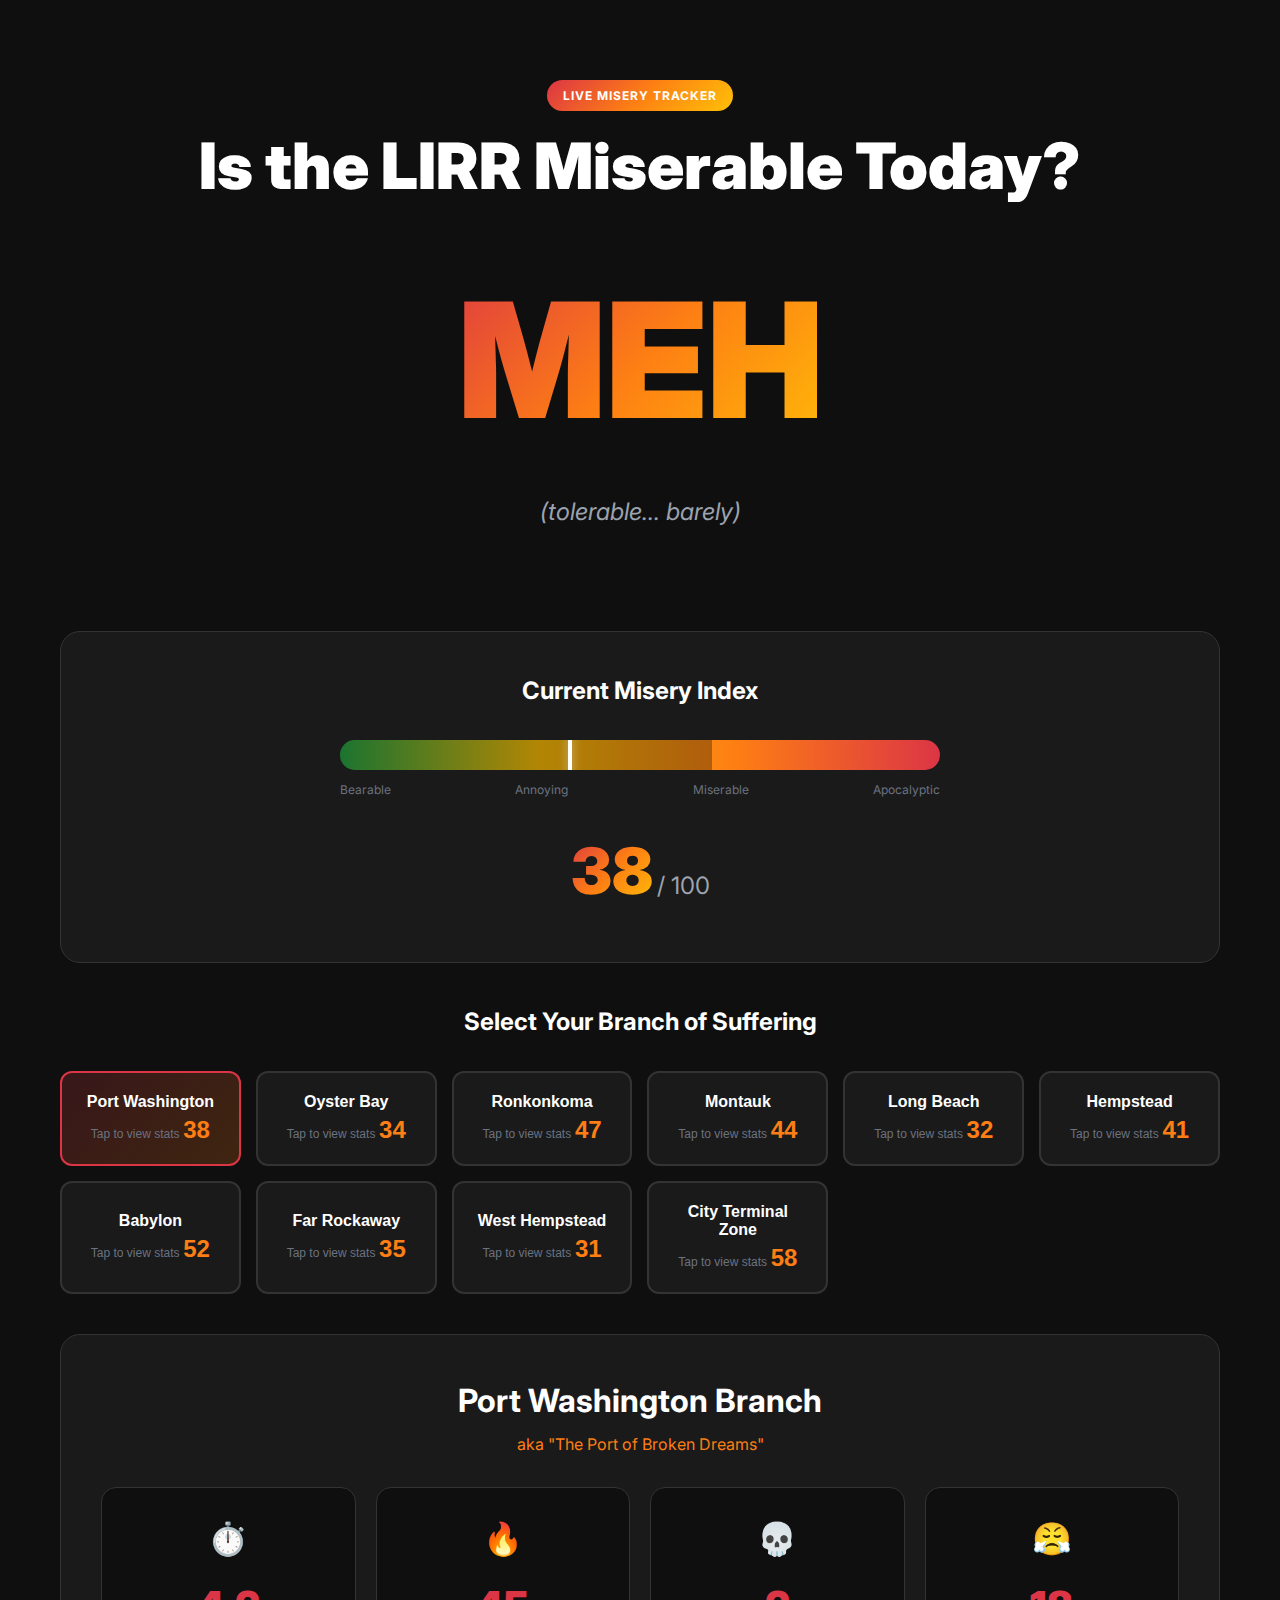
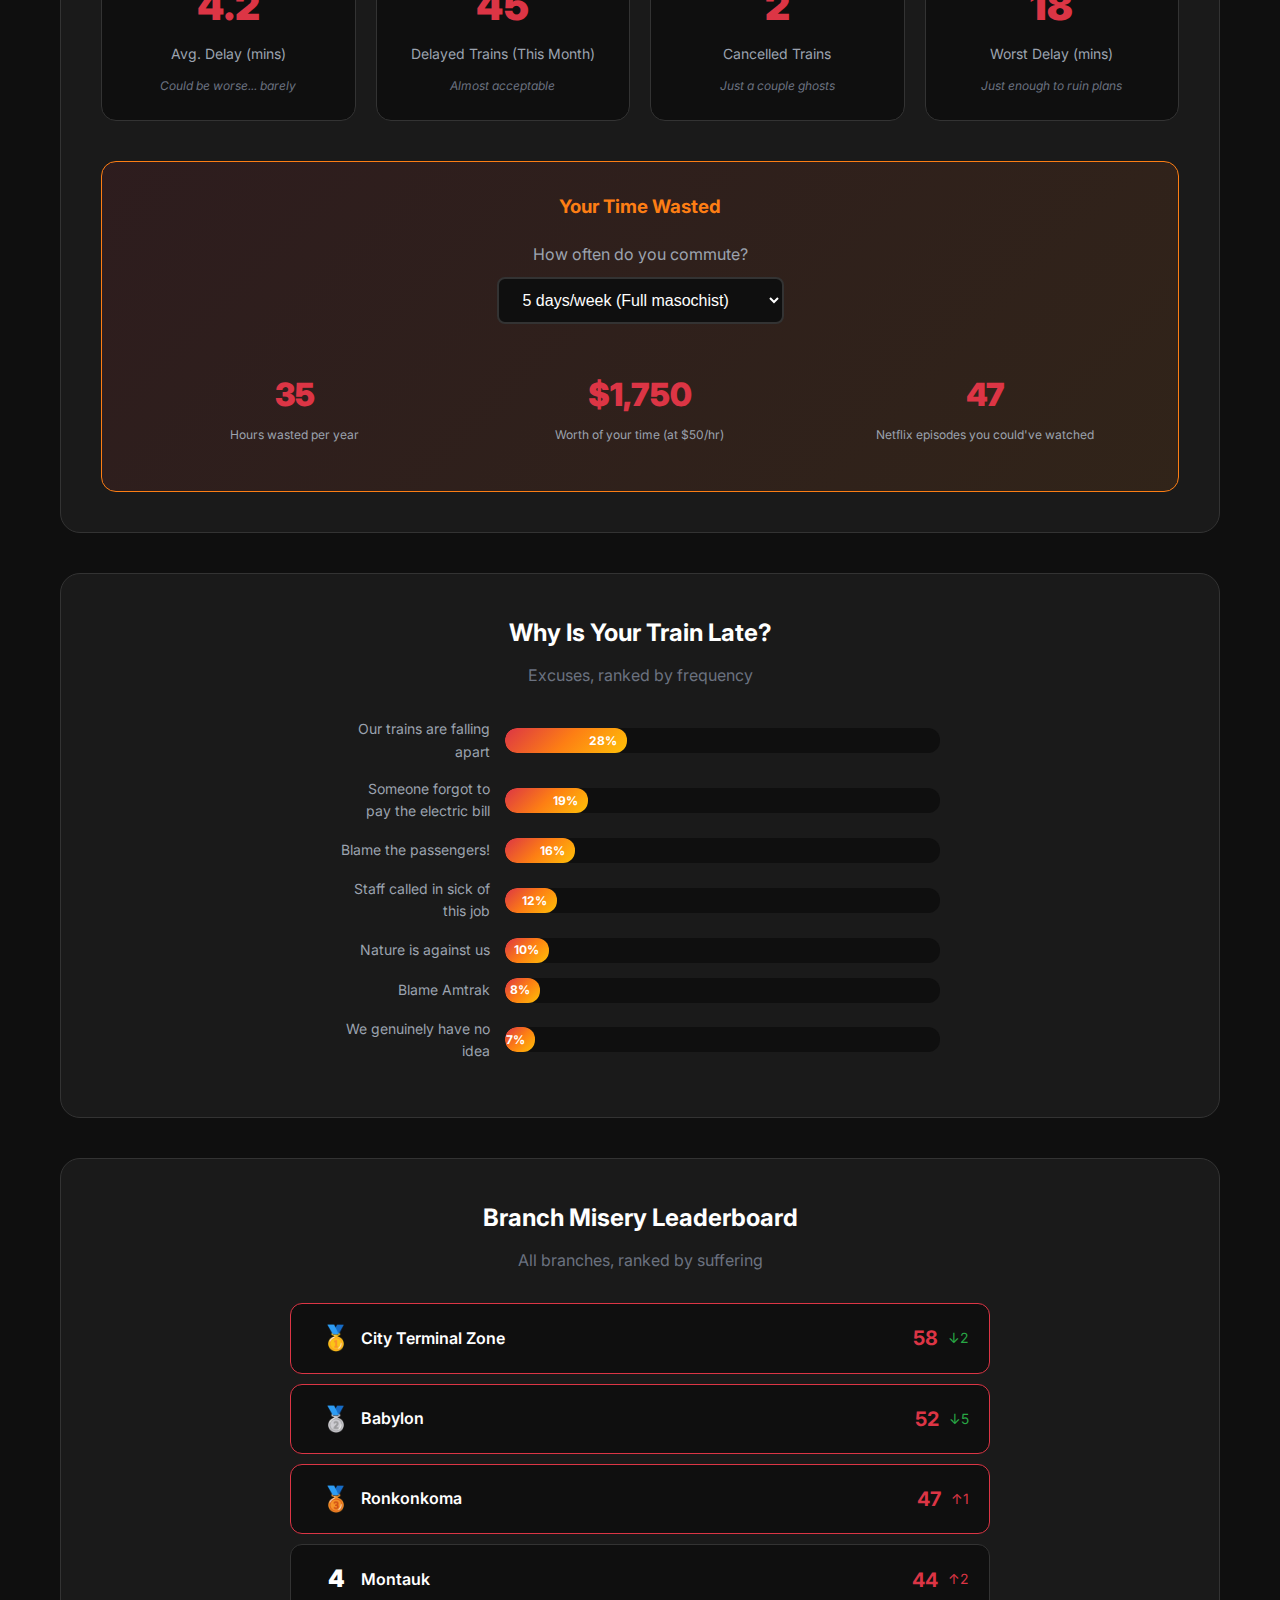
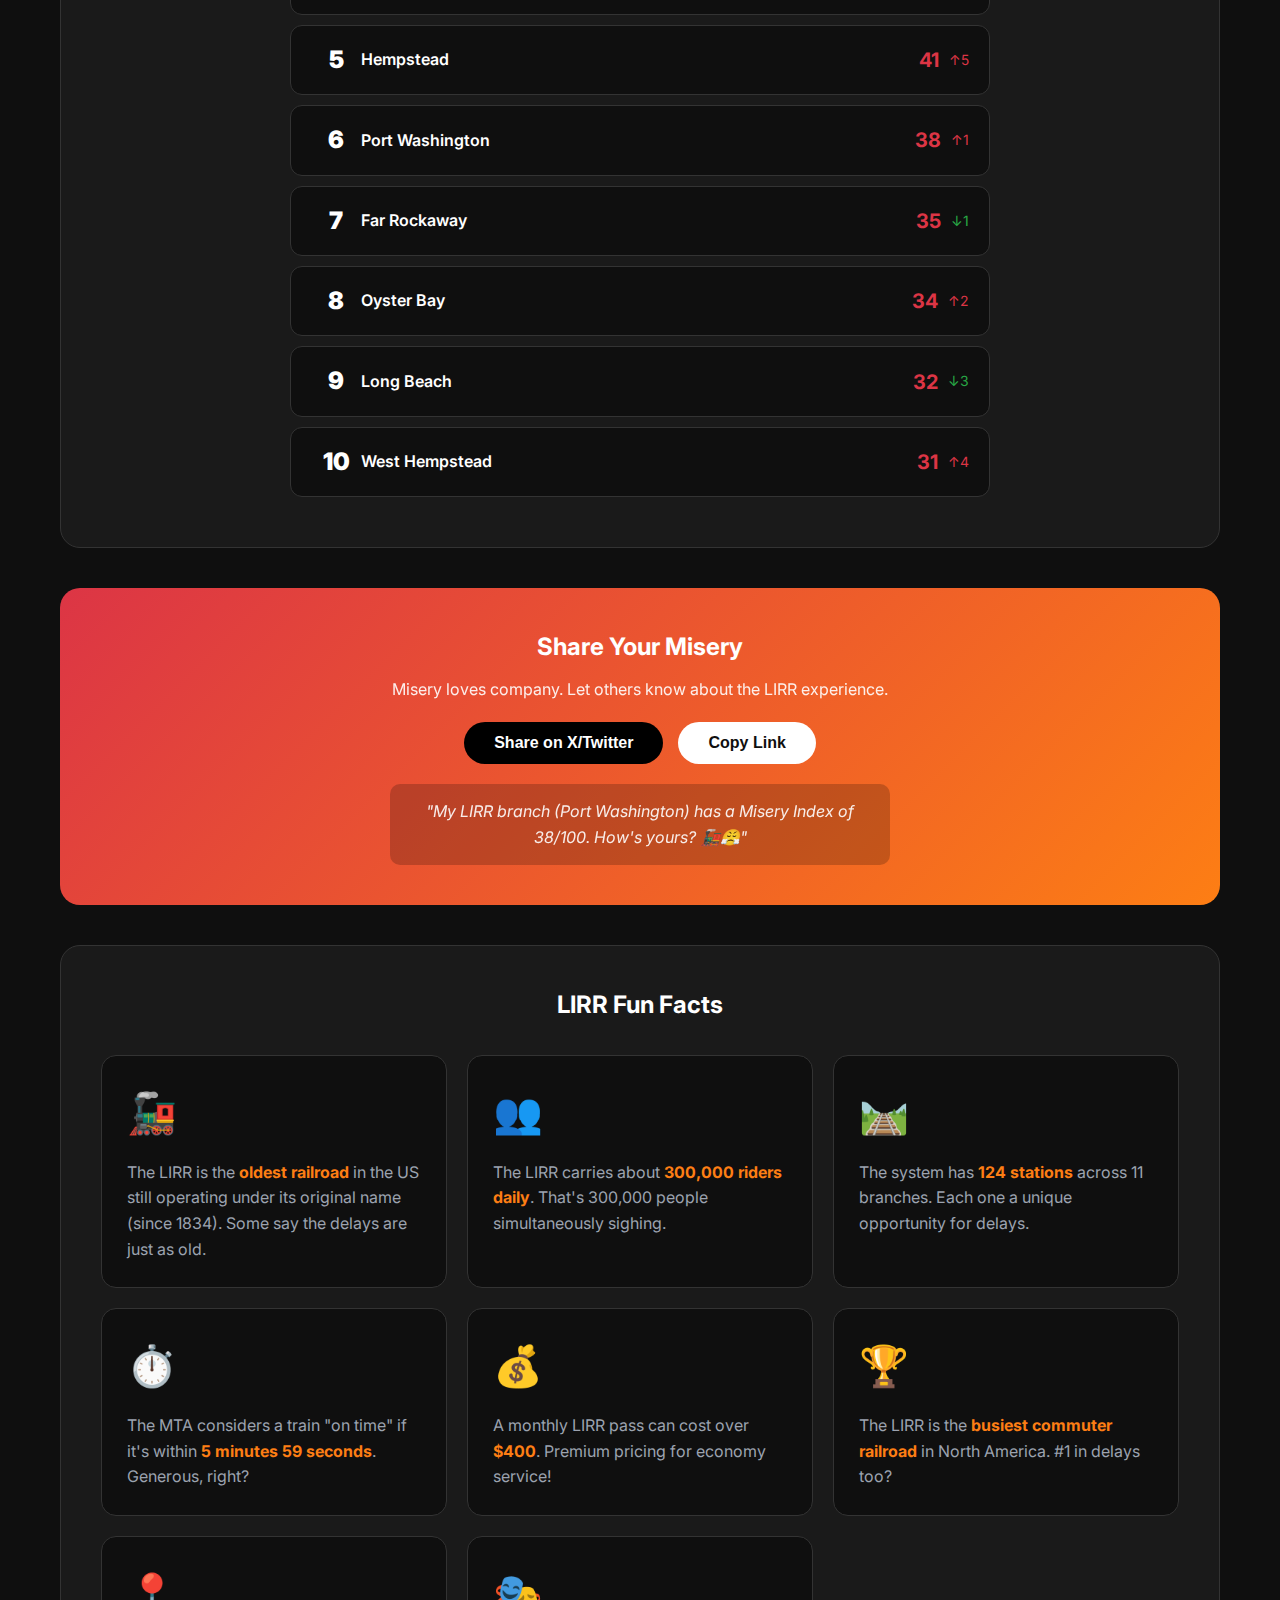
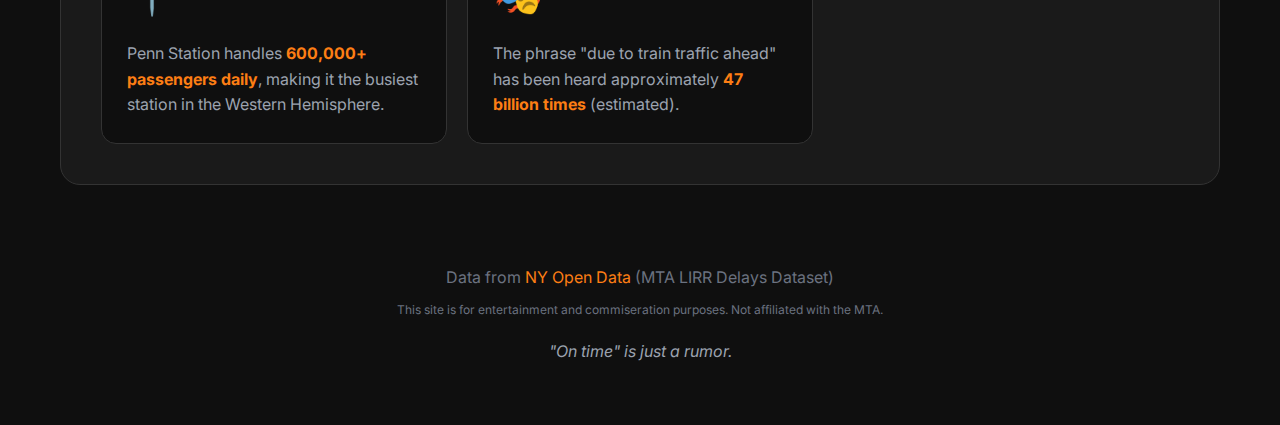
<file: index.html>
<!DOCTYPE html>
<html lang="en">
<head>
    <meta charset="UTF-8">
    <meta name="viewport" content="width=device-width, initial-scale=1.0">
    <title>Is the LIRR Miserable Today? | LIRR Delay Tracker</title>
    <meta name="description" content="Track LIRR delays by branch. See how miserable your commute really is with real delay statistics.">

    <!-- Open Graph for viral sharing -->
    <meta property="og:title" content="Is the LIRR Miserable Today?">
    <meta property="og:description" content="Spoiler: Yes. See the stats to prove it.">
    <meta property="og:type" content="website">
    <meta property="og:image" content="https://via.placeholder.com/1200x630/dc3545/ffffff?text=LIRR+Misery+Index">

    <!-- Twitter Card -->
    <meta name="twitter:card" content="summary_large_image">
    <meta name="twitter:title" content="Is the LIRR Miserable Today?">
    <meta name="twitter:description" content="Spoiler: Yes. Check your branch's misery score.">

    <link rel="preconnect" href="https://fonts.googleapis.com">
    <link rel="preconnect" href="https://fonts.gstatic.com" crossorigin>
    <link href="https://fonts.googleapis.com/css2?family=Inter:wght@400;600;700;900&display=swap" rel="stylesheet">
    <link rel="stylesheet" href="styles.css">
</head>
<body>
    <div class="container">
        <!-- Hero Section -->
        <header class="hero">
            <div class="hero-badge">LIVE MISERY TRACKER</div>
            <h1 class="hero-title">Is the LIRR Miserable Today?</h1>
            <div class="hero-answer" id="heroAnswer">
                <span class="answer-text">YES</span>
                <span class="answer-subtext">(obviously)</span>
            </div>
        </header>

        <!-- Misery Index -->
        <section class="misery-index">
            <h2>Current Misery Index</h2>
            <div class="misery-meter">
                <div class="meter-bar">
                    <div class="meter-fill" id="miseryFill"></div>
                    <div class="meter-marker" id="miseryMarker"></div>
                </div>
                <div class="meter-labels">
                    <span>Bearable</span>
                    <span>Annoying</span>
                    <span>Miserable</span>
                    <span>Apocalyptic</span>
                </div>
            </div>
            <div class="misery-score" id="miseryScore">
                <span class="score-value">--</span>
                <span class="score-label">/ 100</span>
            </div>
        </section>

        <!-- Branch Selector -->
        <section class="branch-selector">
            <h2>Select Your Branch of Suffering</h2>
            <div class="branch-grid" id="branchGrid">
                <!-- Branches will be populated by JS -->
            </div>
        </section>

        <!-- Stats Dashboard -->
        <section class="stats-dashboard" id="statsDashboard">
            <h2 class="branch-title">
                <span id="selectedBranchName">Port Washington</span> Branch
                <span class="branch-nickname" id="branchNickname"></span>
            </h2>

            <div class="stats-grid">
                <div class="stat-card">
                    <div class="stat-icon">⏱️</div>
                    <div class="stat-value" id="avgDelay">--</div>
                    <div class="stat-label">Avg. Delay (mins)</div>
                    <div class="stat-context" id="avgDelayContext"></div>
                </div>

                <div class="stat-card">
                    <div class="stat-icon">🔥</div>
                    <div class="stat-value" id="delayedTrains">--</div>
                    <div class="stat-label">Delayed Trains (This Month)</div>
                    <div class="stat-context" id="delayedTrainsContext"></div>
                </div>

                <div class="stat-card">
                    <div class="stat-icon">💀</div>
                    <div class="stat-value" id="cancelledTrains">--</div>
                    <div class="stat-label">Cancelled Trains</div>
                    <div class="stat-context" id="cancelledTrainsContext"></div>
                </div>

                <div class="stat-card">
                    <div class="stat-icon">😤</div>
                    <div class="stat-value" id="worstDelay">--</div>
                    <div class="stat-label">Worst Delay (mins)</div>
                    <div class="stat-context" id="worstDelayContext"></div>
                </div>
            </div>

            <!-- Time Wasted Calculator -->
            <div class="time-wasted">
                <h3>Your Time Wasted</h3>
                <div class="time-calculator">
                    <label for="commuteFreq">How often do you commute?</label>
                    <select id="commuteFreq">
                        <option value="5">5 days/week (Full masochist)</option>
                        <option value="4">4 days/week (Hybrid hopeful)</option>
                        <option value="3">3 days/week (Living the dream)</option>
                        <option value="2">2 days/week (Lucky)</option>
                        <option value="1">1 day/week (Why bother?)</option>
                    </select>
                </div>
                <div class="time-results">
                    <div class="time-stat">
                        <span class="time-value" id="yearlyHours">--</span>
                        <span class="time-label">Hours wasted per year</span>
                    </div>
                    <div class="time-stat">
                        <span class="time-value" id="yearlyMoney">$--</span>
                        <span class="time-label">Worth of your time (at $50/hr)</span>
                    </div>
                    <div class="time-stat">
                        <span class="time-value" id="couldHave">--</span>
                        <span class="time-label" id="couldHaveLabel">Netflix episodes you could've watched</span>
                    </div>
                </div>
            </div>
        </section>

        <!-- Delay Causes Chart -->
        <section class="delay-causes">
            <h2>Why Is Your Train Late?</h2>
            <p class="causes-subtitle">Excuses, ranked by frequency</p>
            <div class="causes-chart" id="causesChart">
                <!-- Will be populated by JS -->
            </div>
        </section>

        <!-- Branch Leaderboard -->
        <section class="leaderboard">
            <h2>Branch Misery Leaderboard</h2>
            <p class="leaderboard-subtitle">All branches, ranked by suffering</p>
            <div class="leaderboard-table" id="leaderboardTable">
                <!-- Will be populated by JS -->
            </div>
        </section>

        <!-- Share Section -->
        <section class="share-section">
            <h2>Share Your Misery</h2>
            <p>Misery loves company. Let others know about the LIRR experience.</p>
            <div class="share-buttons">
                <button class="share-btn twitter" onclick="shareTwitter()">
                    Share on X/Twitter
                </button>
                <button class="share-btn copy" onclick="copyLink()">
                    Copy Link
                </button>
            </div>
            <div class="share-preview" id="sharePreview">
                <p id="shareText">"My LIRR branch has a Misery Index of 73/100. How's yours?"</p>
            </div>
        </section>

        <!-- Fun Facts -->
        <section class="fun-facts">
            <h2>LIRR Fun Facts</h2>
            <div class="facts-carousel" id="factsCarousel">
                <!-- Will be populated by JS -->
            </div>
        </section>

        <!-- Footer -->
        <footer class="footer">
            <p>Data from <a href="https://data.ny.gov" target="_blank">NY Open Data</a> (MTA LIRR Delays Dataset)</p>
            <p class="disclaimer">This site is for entertainment and commiseration purposes. Not affiliated with the MTA.</p>
            <p class="footer-joke">"On time" is just a rumor.</p>
        </footer>
    </div>

    <script src="app.js"></script>
</body>
</html>
</file>
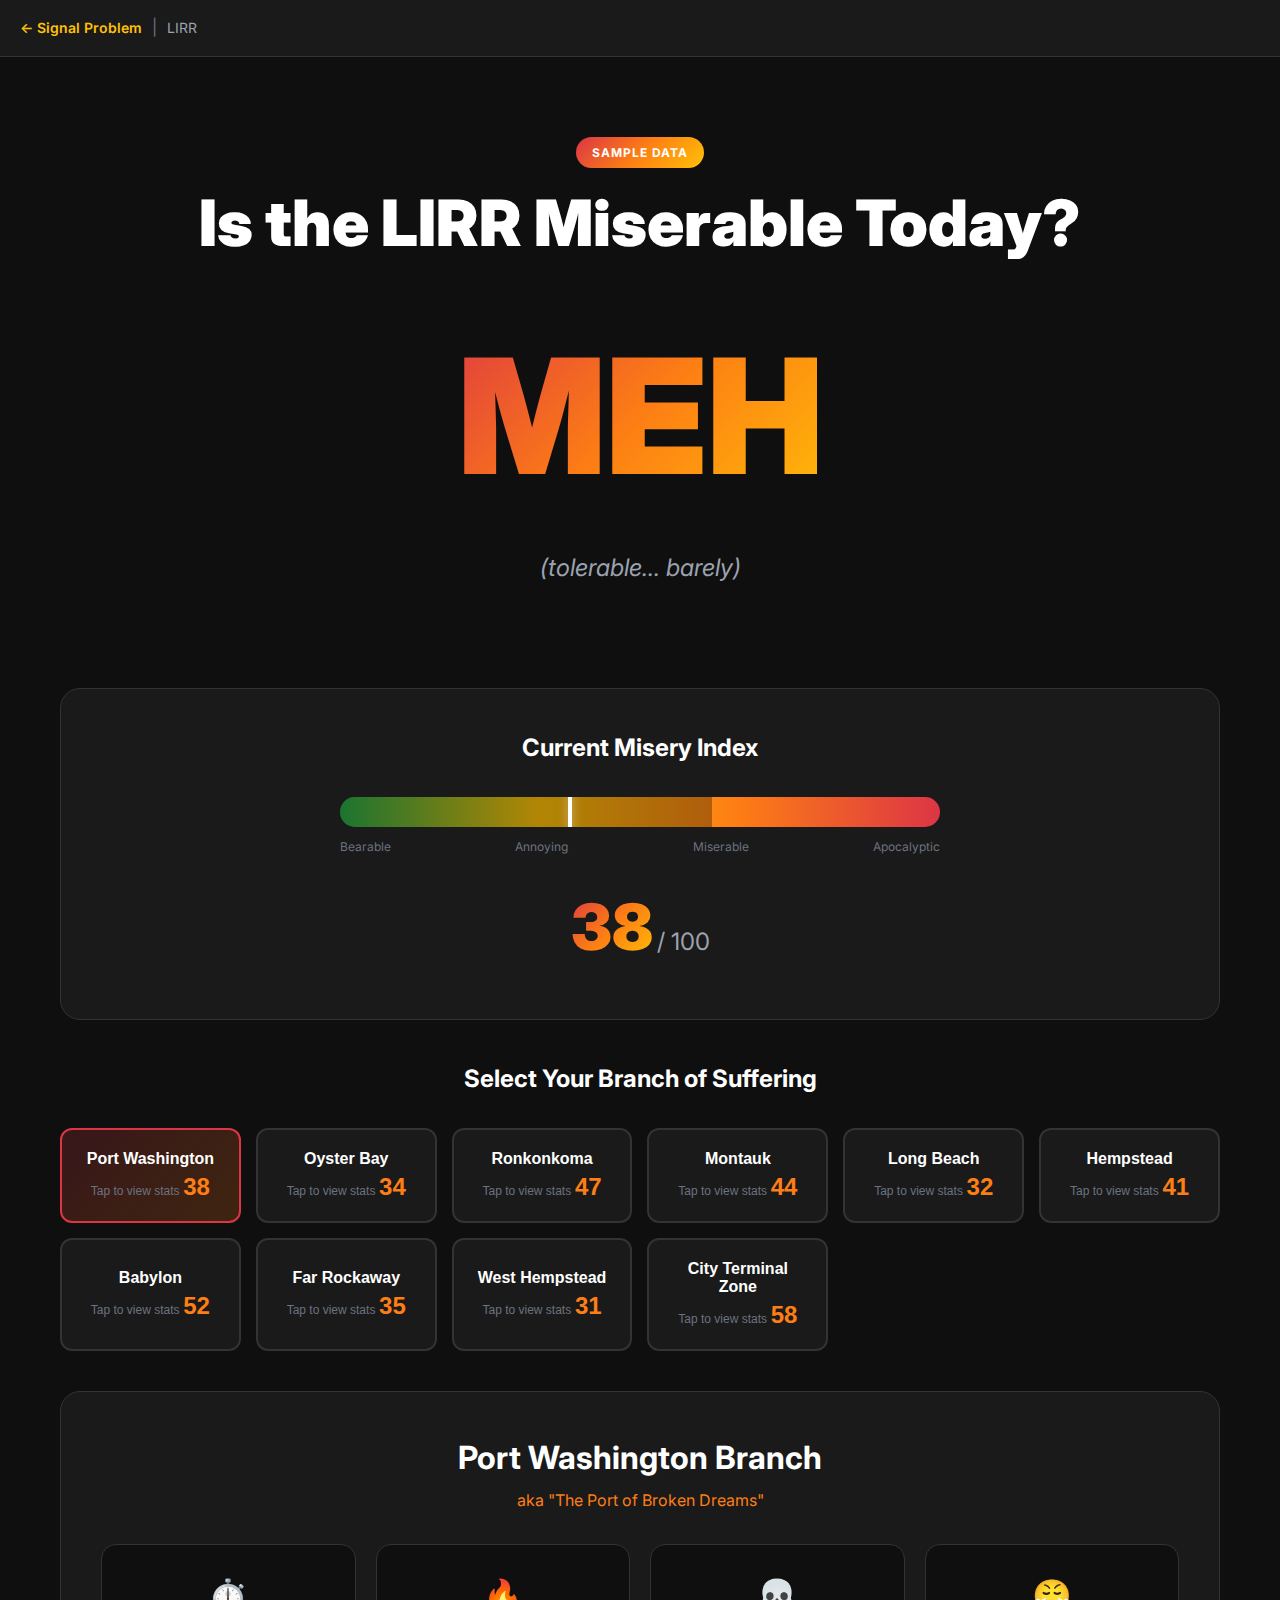
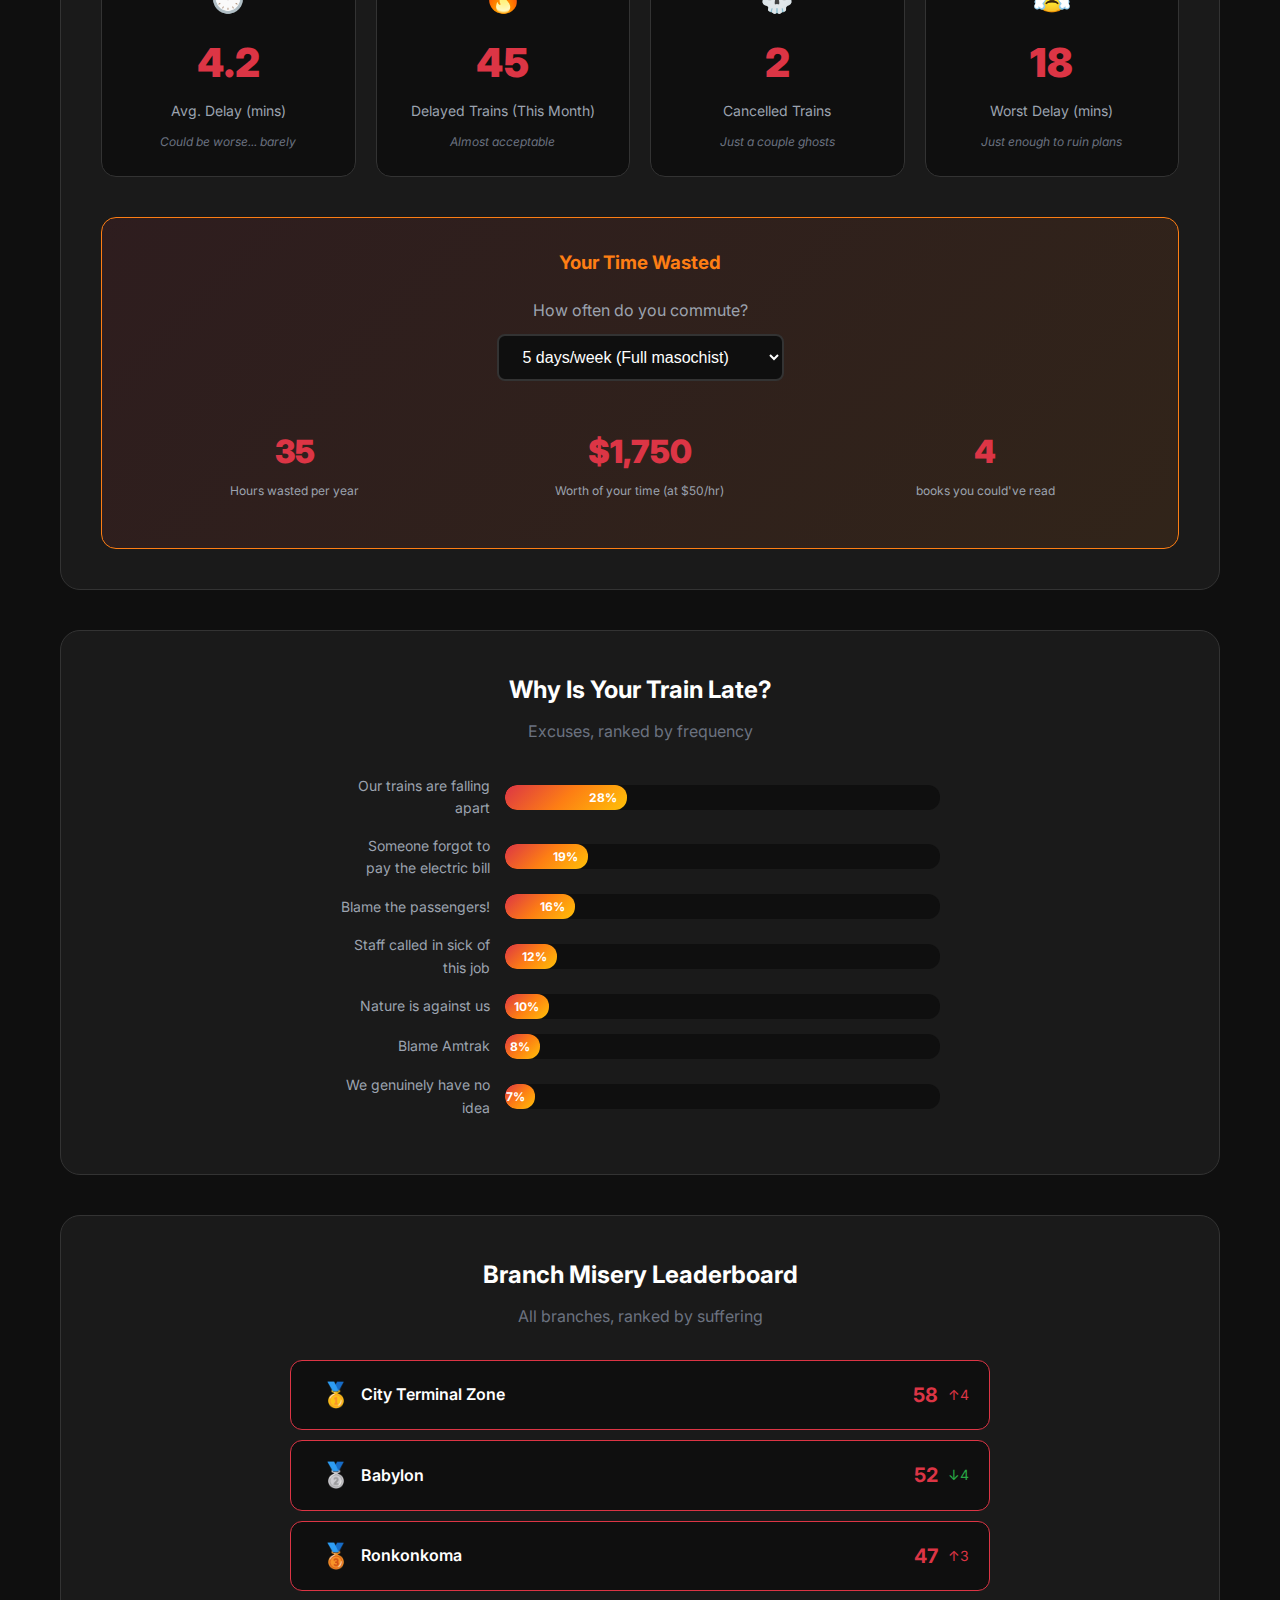
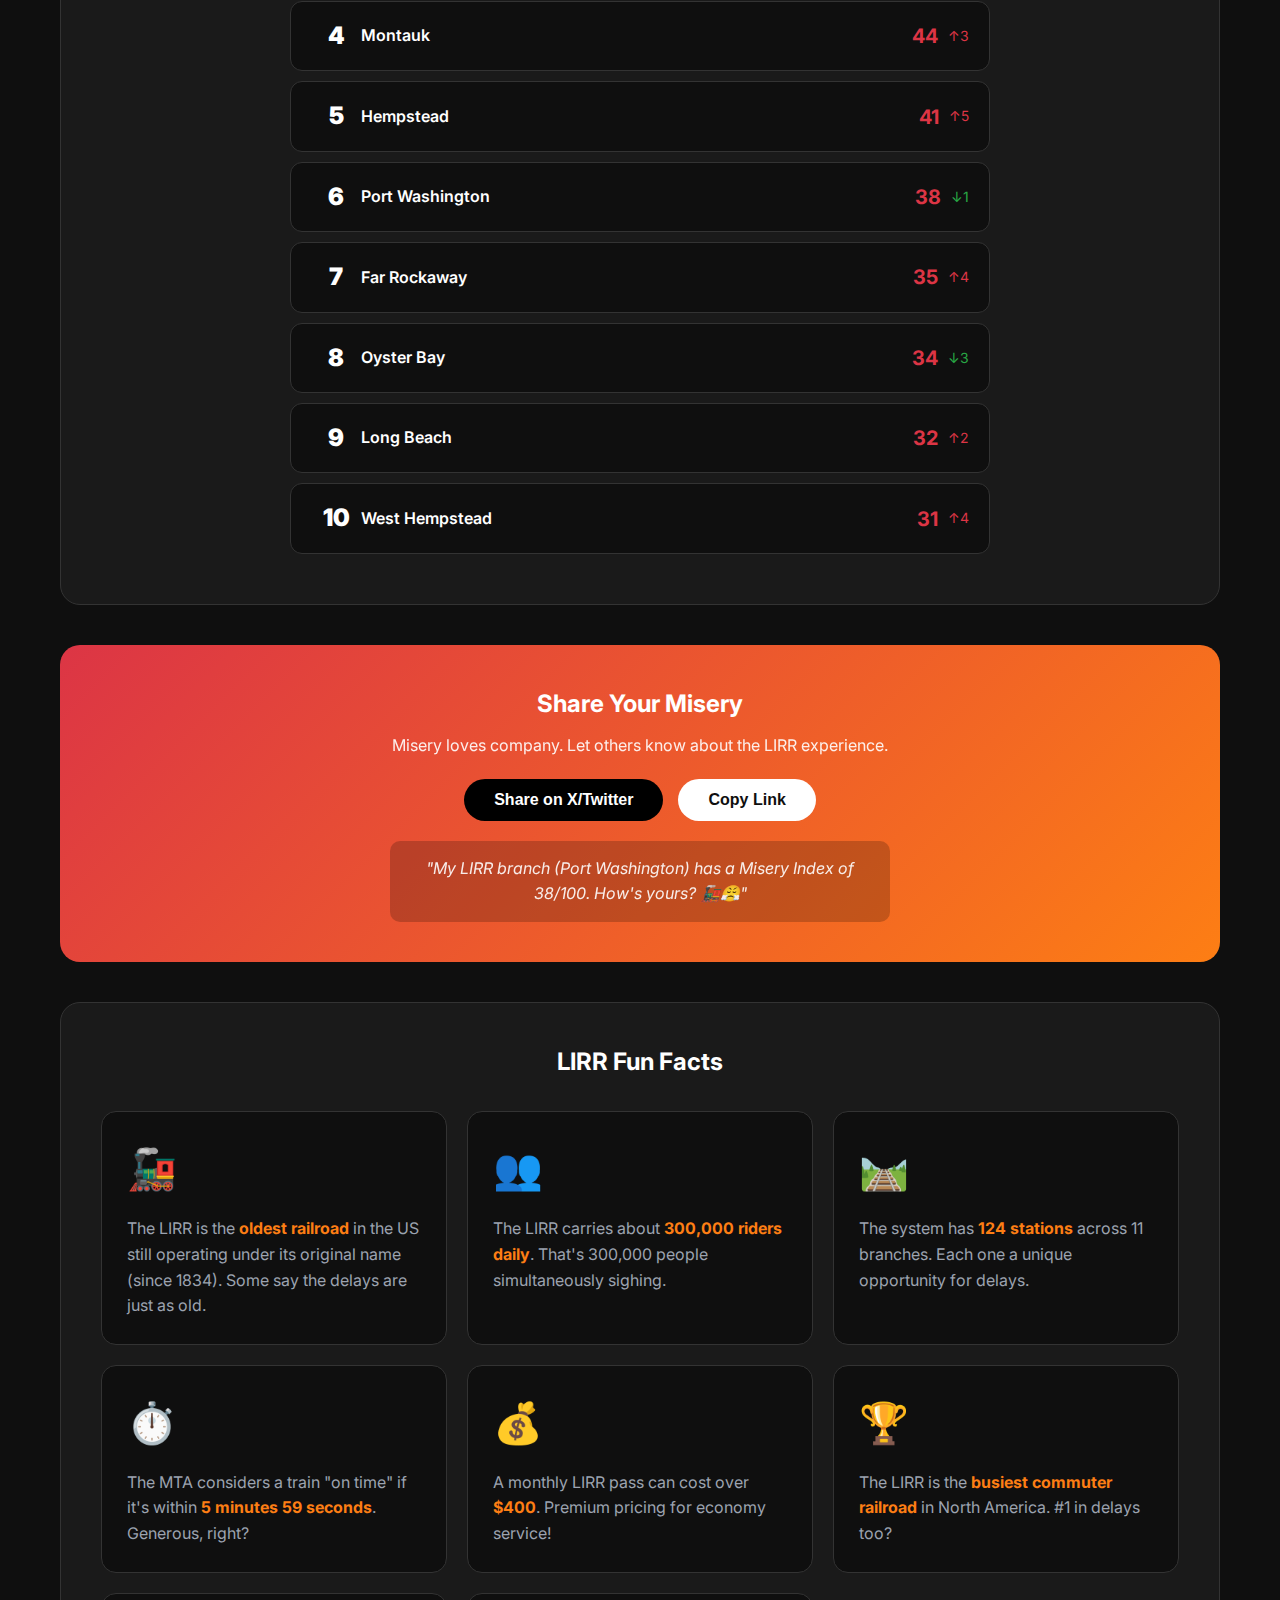
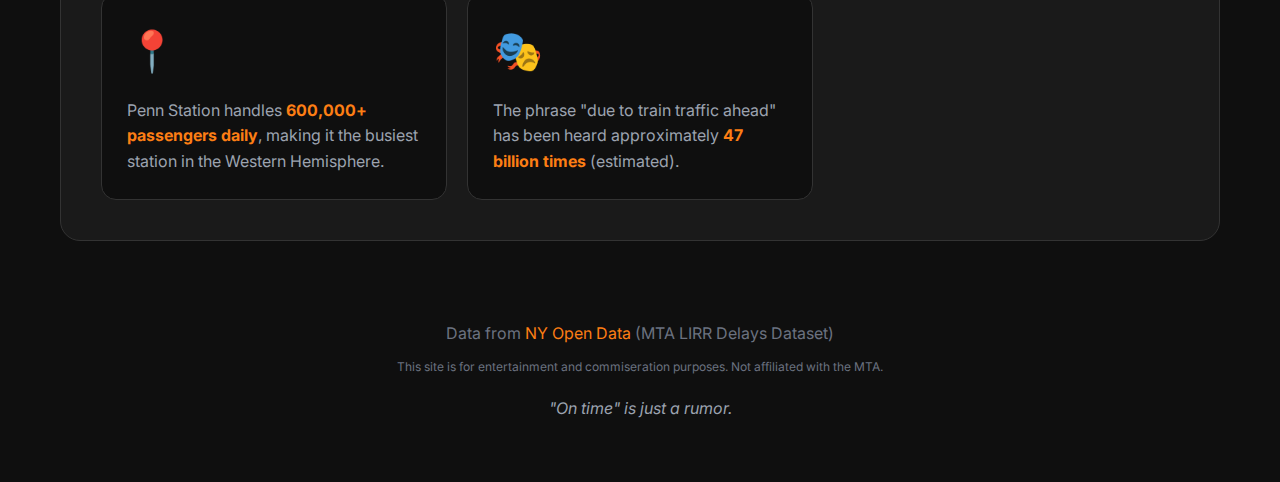
<file: lirr/index.html>
<!DOCTYPE html>
<html lang="en">
<head>
    <meta charset="UTF-8">
    <meta name="viewport" content="width=device-width, initial-scale=1.0">
    <title>LIRR Misery Index | Signal Problem</title>
    <meta name="description" content="Track LIRR delays by branch. See how miserable your commute really is with real delay statistics.">

    <!-- Open Graph for viral sharing -->
    <meta property="og:title" content="Is the LIRR Miserable Today?">
    <meta property="og:description" content="Spoiler: Yes. See the stats to prove it.">
    <meta property="og:type" content="website">
    <meta property="og:image" content="https://via.placeholder.com/1200x630/dc3545/ffffff?text=LIRR+Misery+Index">

    <!-- Twitter Card -->
    <meta name="twitter:card" content="summary_large_image">
    <meta name="twitter:title" content="Is the LIRR Miserable Today?">
    <meta name="twitter:description" content="Spoiler: Yes. Check your branch's misery score.">

    <link rel="preconnect" href="https://fonts.googleapis.com">
    <link rel="preconnect" href="https://fonts.gstatic.com" crossorigin>
    <link href="https://fonts.googleapis.com/css2?family=Inter:wght@400;600;700;900&display=swap" rel="stylesheet">
    <link rel="stylesheet" href="styles.css">
</head>
<body>
    <nav class="top-nav">
        <a href="/" class="back-link">← Signal Problem</a>
        <span class="nav-divider">|</span>
        <span class="current-page">LIRR</span>
    </nav>
    <div class="container">
        <!-- Hero Section -->
        <header class="hero">
            <div class="hero-badge" id="dataBadge">LOADING...</div>
            <h1 class="hero-title">Is the LIRR Miserable Today?</h1>
            <div class="hero-answer" id="heroAnswer">
                <span class="answer-text">...</span>
                <span class="answer-subtext">(calculating misery)</span>
            </div>
        </header>

        <!-- Misery Index -->
        <section class="misery-index">
            <h2>Current Misery Index</h2>
            <div class="misery-meter">
                <div class="meter-bar">
                    <div class="meter-fill" id="miseryFill"></div>
                    <div class="meter-marker" id="miseryMarker"></div>
                </div>
                <div class="meter-labels">
                    <span>Bearable</span>
                    <span>Annoying</span>
                    <span>Miserable</span>
                    <span>Apocalyptic</span>
                </div>
            </div>
            <div class="misery-score" id="miseryScore">
                <span class="score-value">--</span>
                <span class="score-label">/ 100</span>
            </div>
        </section>

        <!-- Branch Selector -->
        <section class="branch-selector">
            <h2>Select Your Branch of Suffering</h2>
            <div class="branch-grid" id="branchGrid">
                <!-- Branches will be populated by JS -->
            </div>
        </section>

        <!-- Stats Dashboard -->
        <section class="stats-dashboard" id="statsDashboard">
            <h2 class="branch-title">
                <span id="selectedBranchName">Port Washington</span> Branch
                <span class="branch-nickname" id="branchNickname"></span>
            </h2>

            <div class="stats-grid">
                <div class="stat-card">
                    <div class="stat-icon">⏱️</div>
                    <div class="stat-value" id="avgDelay">--</div>
                    <div class="stat-label">Avg. Delay (mins)</div>
                    <div class="stat-context" id="avgDelayContext"></div>
                </div>

                <div class="stat-card">
                    <div class="stat-icon">🔥</div>
                    <div class="stat-value" id="delayedTrains">--</div>
                    <div class="stat-label">Delayed Trains (This Month)</div>
                    <div class="stat-context" id="delayedTrainsContext"></div>
                </div>

                <div class="stat-card">
                    <div class="stat-icon">💀</div>
                    <div class="stat-value" id="cancelledTrains">--</div>
                    <div class="stat-label">Cancelled Trains</div>
                    <div class="stat-context" id="cancelledTrainsContext"></div>
                </div>

                <div class="stat-card">
                    <div class="stat-icon">😤</div>
                    <div class="stat-value" id="worstDelay">--</div>
                    <div class="stat-label">Worst Delay (mins)</div>
                    <div class="stat-context" id="worstDelayContext"></div>
                </div>
            </div>

            <!-- Time Wasted Calculator -->
            <div class="time-wasted">
                <h3>Your Time Wasted</h3>
                <div class="time-calculator">
                    <label for="commuteFreq">How often do you commute?</label>
                    <select id="commuteFreq">
                        <option value="5">5 days/week (Full masochist)</option>
                        <option value="4">4 days/week (Hybrid hopeful)</option>
                        <option value="3">3 days/week (Living the dream)</option>
                        <option value="2">2 days/week (Lucky)</option>
                        <option value="1">1 day/week (Why bother?)</option>
                    </select>
                </div>
                <div class="time-results">
                    <div class="time-stat">
                        <span class="time-value" id="yearlyHours">--</span>
                        <span class="time-label">Hours wasted per year</span>
                    </div>
                    <div class="time-stat">
                        <span class="time-value" id="yearlyMoney">$--</span>
                        <span class="time-label">Worth of your time (at $50/hr)</span>
                    </div>
                    <div class="time-stat">
                        <span class="time-value" id="couldHave">--</span>
                        <span class="time-label" id="couldHaveLabel">Netflix episodes you could've watched</span>
                    </div>
                </div>
            </div>
        </section>

        <!-- Delay Causes Chart -->
        <section class="delay-causes">
            <h2>Why Is Your Train Late?</h2>
            <p class="causes-subtitle">Excuses, ranked by frequency</p>
            <div class="causes-chart" id="causesChart">
                <!-- Will be populated by JS -->
            </div>
        </section>

        <!-- Branch Leaderboard -->
        <section class="leaderboard">
            <h2>Branch Misery Leaderboard</h2>
            <p class="leaderboard-subtitle">All branches, ranked by suffering</p>
            <div class="leaderboard-table" id="leaderboardTable">
                <!-- Will be populated by JS -->
            </div>
        </section>

        <!-- Share Section -->
        <section class="share-section">
            <h2>Share Your Misery</h2>
            <p>Misery loves company. Let others know about the LIRR experience.</p>
            <div class="share-buttons">
                <button class="share-btn twitter" onclick="shareTwitter()">
                    Share on X/Twitter
                </button>
                <button class="share-btn copy" onclick="copyLink()">
                    Copy Link
                </button>
            </div>
            <div class="share-preview" id="sharePreview">
                <p id="shareText">"My LIRR branch has a Misery Index of 73/100. How's yours?"</p>
            </div>
        </section>

        <!-- Fun Facts -->
        <section class="fun-facts">
            <h2>LIRR Fun Facts</h2>
            <div class="facts-carousel" id="factsCarousel">
                <!-- Will be populated by JS -->
            </div>
        </section>

        <!-- Footer -->
        <footer class="footer">
            <p>Data from <a href="https://data.ny.gov" target="_blank">NY Open Data</a> (MTA LIRR Delays Dataset)</p>
            <p class="disclaimer">This site is for entertainment and commiseration purposes. Not affiliated with the MTA.</p>
            <p class="footer-joke">"On time" is just a rumor.</p>
        </footer>
    </div>

    <script src="app.js"></script>
</body>
</html>
</file>
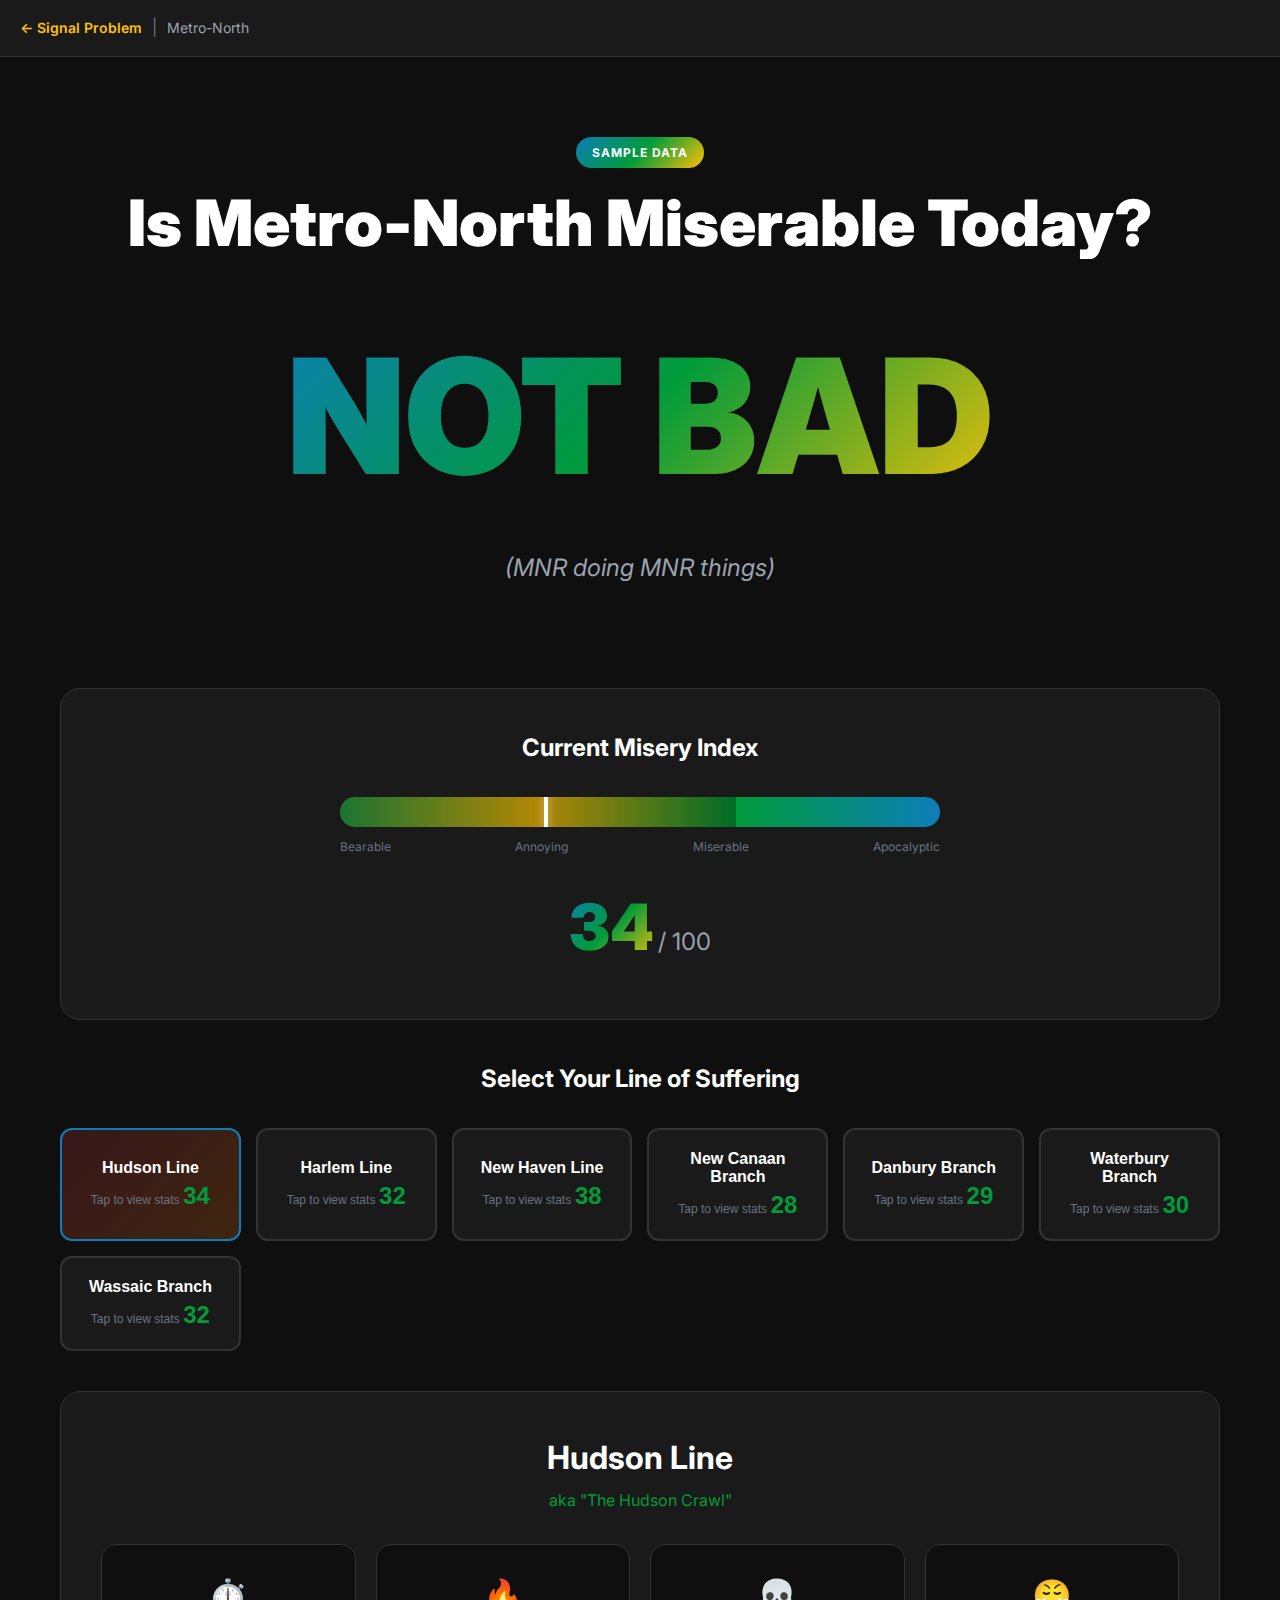
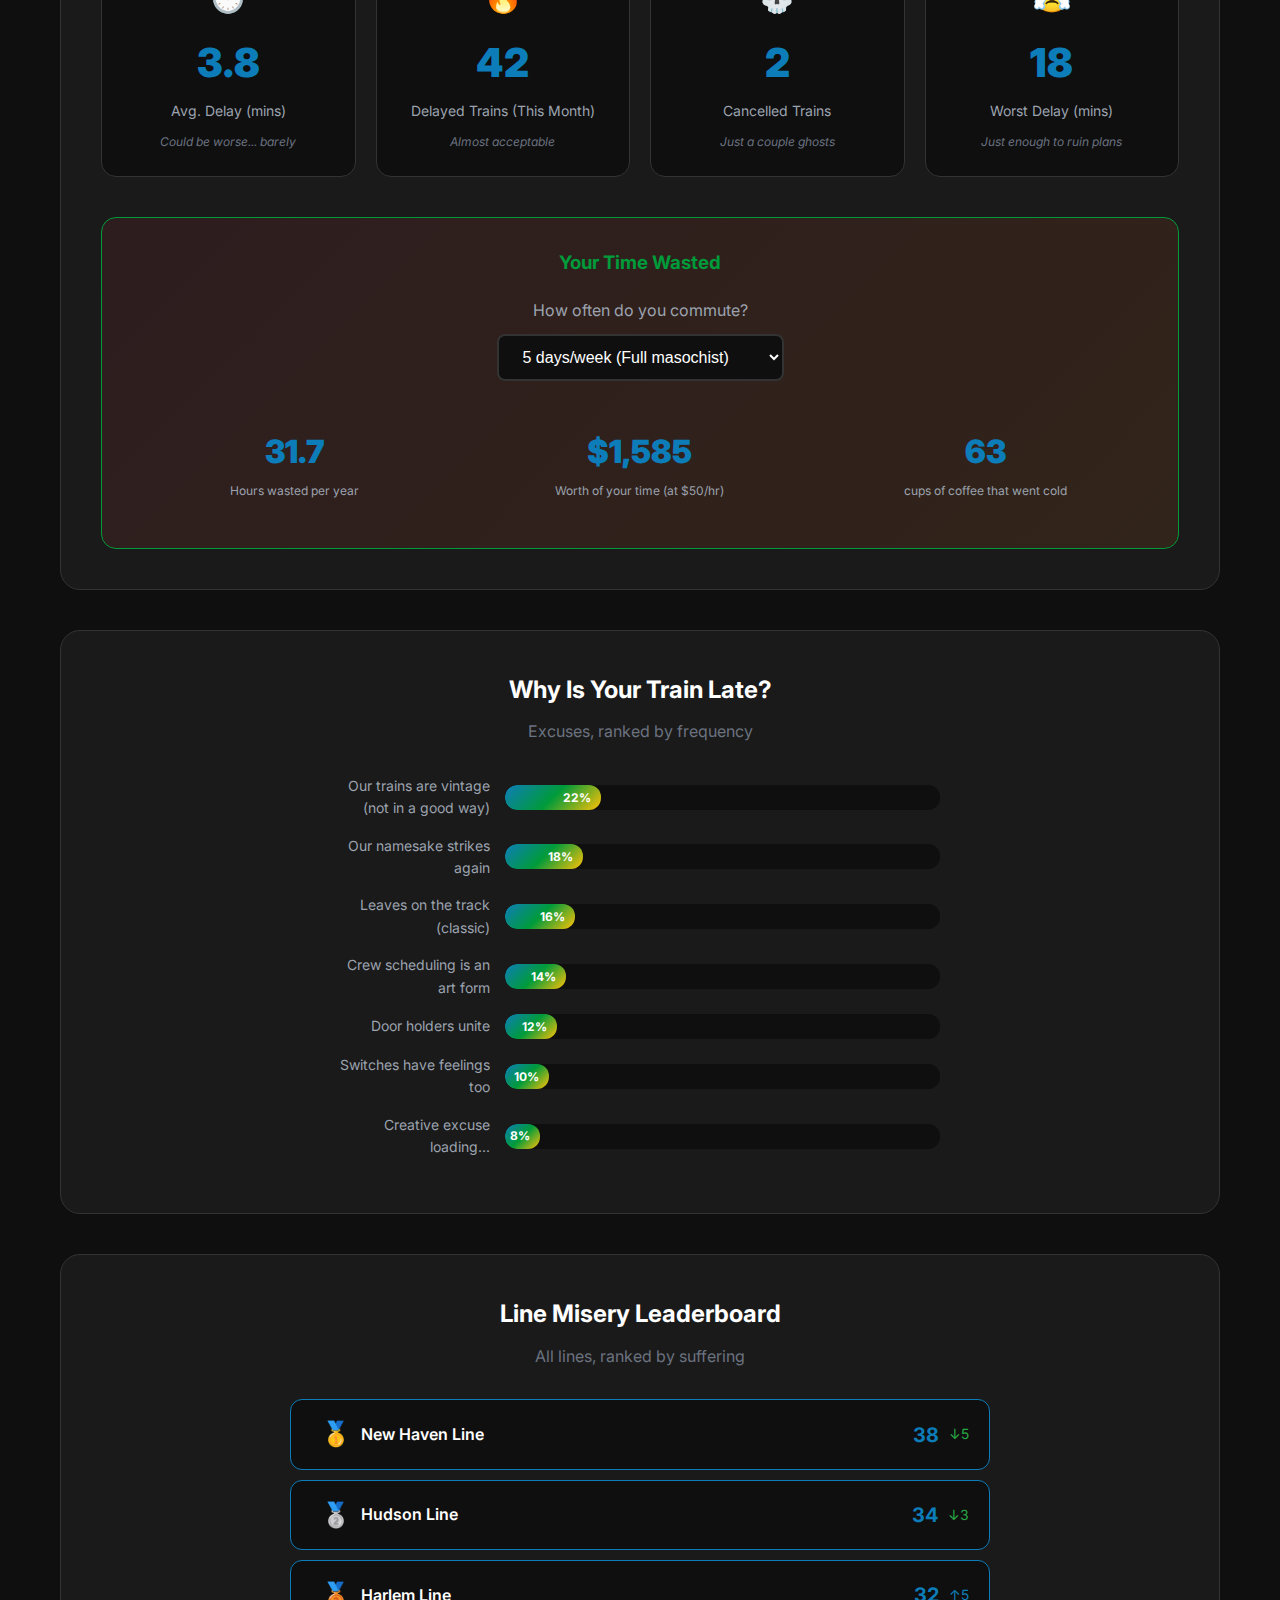
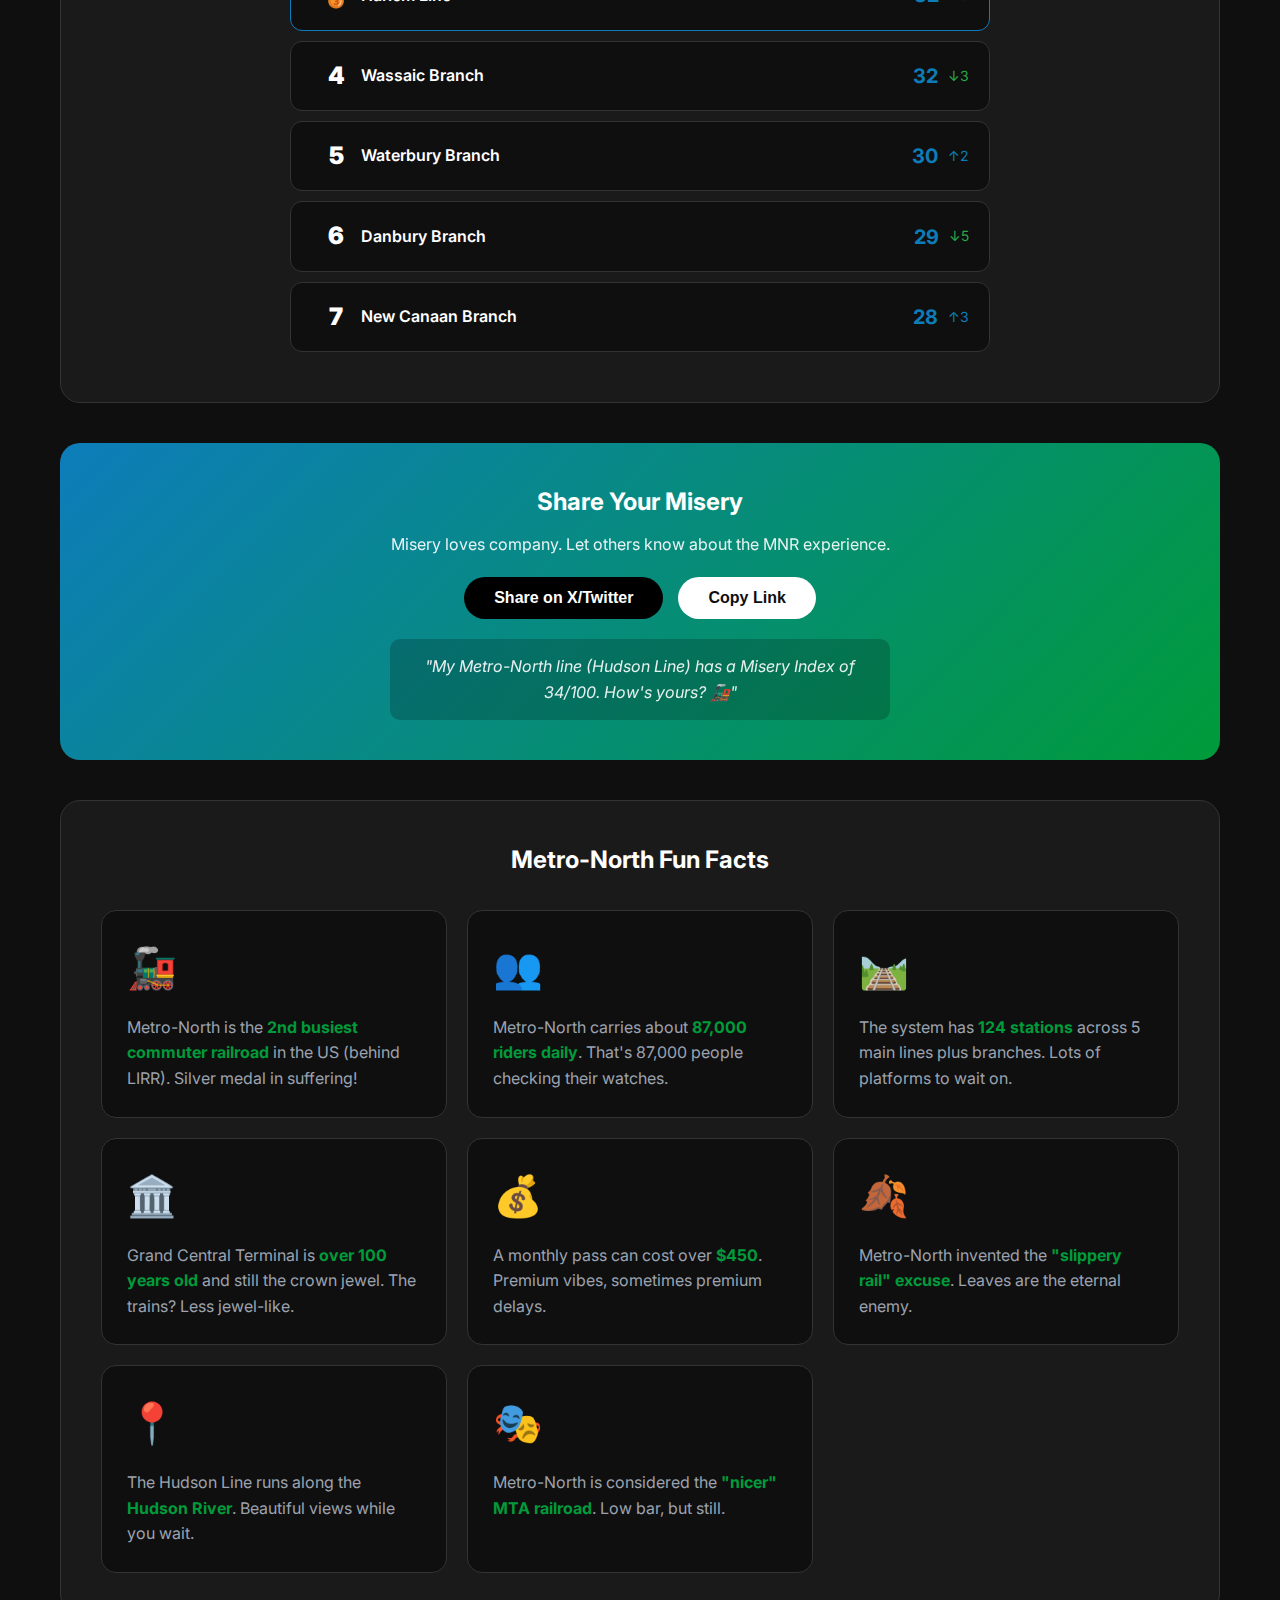
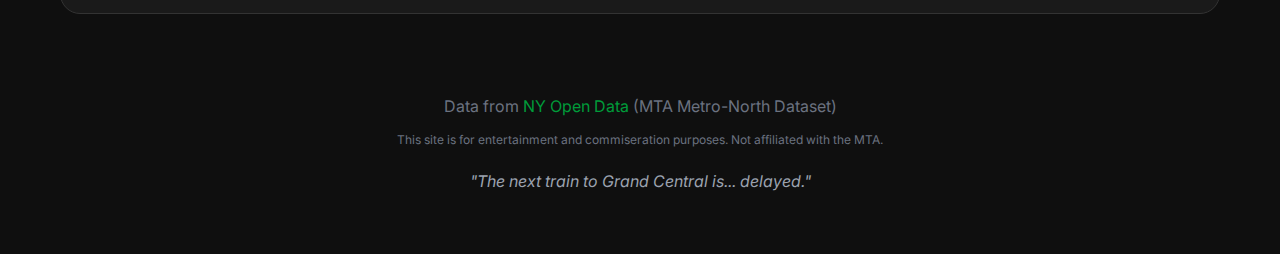
<file: mnr/index.html>
<!DOCTYPE html>
<html lang="en">
<head>
    <meta charset="UTF-8">
    <meta name="viewport" content="width=device-width, initial-scale=1.0">
    <title>Metro-North Misery Index | Signal Problem</title>
    <meta name="description" content="Track Metro-North delays by line. See how miserable your commute really is.">

    <!-- Open Graph for viral sharing -->
    <meta property="og:title" content="Is Metro-North Miserable Today?">
    <meta property="og:description" content="The 'nicer' railroad. Still has signal problems though.">
    <meta property="og:type" content="website">

    <!-- Twitter Card -->
    <meta name="twitter:card" content="summary_large_image">
    <meta name="twitter:title" content="Is Metro-North Miserable Today?">
    <meta name="twitter:description" content="The 'nicer' railroad. Check your line's misery score.">

    <link rel="preconnect" href="https://fonts.googleapis.com">
    <link rel="preconnect" href="https://fonts.gstatic.com" crossorigin>
    <link href="https://fonts.googleapis.com/css2?family=Inter:wght@400;600;700;900&display=swap" rel="stylesheet">
    <link rel="stylesheet" href="styles.css">
</head>
<body>
    <nav class="top-nav">
        <a href="/" class="back-link">← Signal Problem</a>
        <span class="nav-divider">|</span>
        <span class="current-page">Metro-North</span>
    </nav>
    <div class="container">
        <!-- Hero Section -->
        <header class="hero">
            <div class="hero-badge" id="dataBadge">LOADING...</div>
            <h1 class="hero-title">Is Metro-North Miserable Today?</h1>
            <div class="hero-answer" id="heroAnswer">
                <span class="answer-text">...</span>
                <span class="answer-subtext">(calculating misery)</span>
            </div>
        </header>

        <!-- Misery Index -->
        <section class="misery-index">
            <h2>Current Misery Index</h2>
            <div class="misery-meter">
                <div class="meter-bar">
                    <div class="meter-fill" id="miseryFill"></div>
                    <div class="meter-marker" id="miseryMarker"></div>
                </div>
                <div class="meter-labels">
                    <span>Bearable</span>
                    <span>Annoying</span>
                    <span>Miserable</span>
                    <span>Apocalyptic</span>
                </div>
            </div>
            <div class="misery-score" id="miseryScore">
                <span class="score-value">--</span>
                <span class="score-label">/ 100</span>
            </div>
        </section>

        <!-- Line Selector -->
        <section class="branch-selector">
            <h2>Select Your Line of Suffering</h2>
            <div class="branch-grid" id="branchGrid">
                <!-- Lines will be populated by JS -->
            </div>
        </section>

        <!-- Stats Dashboard -->
        <section class="stats-dashboard" id="statsDashboard">
            <h2 class="branch-title">
                <span id="selectedBranchName">Hudson Line</span>
                <span class="branch-nickname" id="branchNickname"></span>
            </h2>

            <div class="stats-grid">
                <div class="stat-card">
                    <div class="stat-icon">⏱️</div>
                    <div class="stat-value" id="avgDelay">--</div>
                    <div class="stat-label">Avg. Delay (mins)</div>
                    <div class="stat-context" id="avgDelayContext"></div>
                </div>

                <div class="stat-card">
                    <div class="stat-icon">🔥</div>
                    <div class="stat-value" id="delayedTrains">--</div>
                    <div class="stat-label">Delayed Trains (This Month)</div>
                    <div class="stat-context" id="delayedTrainsContext"></div>
                </div>

                <div class="stat-card">
                    <div class="stat-icon">💀</div>
                    <div class="stat-value" id="cancelledTrains">--</div>
                    <div class="stat-label">Cancelled Trains</div>
                    <div class="stat-context" id="cancelledTrainsContext"></div>
                </div>

                <div class="stat-card">
                    <div class="stat-icon">😤</div>
                    <div class="stat-value" id="worstDelay">--</div>
                    <div class="stat-label">Worst Delay (mins)</div>
                    <div class="stat-context" id="worstDelayContext"></div>
                </div>
            </div>

            <!-- Time Wasted Calculator -->
            <div class="time-wasted">
                <h3>Your Time Wasted</h3>
                <div class="time-calculator">
                    <label for="commuteFreq">How often do you commute?</label>
                    <select id="commuteFreq">
                        <option value="5">5 days/week (Full masochist)</option>
                        <option value="4">4 days/week (Hybrid hopeful)</option>
                        <option value="3">3 days/week (Living the dream)</option>
                        <option value="2">2 days/week (Lucky)</option>
                        <option value="1">1 day/week (Why bother?)</option>
                    </select>
                </div>
                <div class="time-results">
                    <div class="time-stat">
                        <span class="time-value" id="yearlyHours">--</span>
                        <span class="time-label">Hours wasted per year</span>
                    </div>
                    <div class="time-stat">
                        <span class="time-value" id="yearlyMoney">$--</span>
                        <span class="time-label">Worth of your time (at $50/hr)</span>
                    </div>
                    <div class="time-stat">
                        <span class="time-value" id="couldHave">--</span>
                        <span class="time-label" id="couldHaveLabel">Netflix episodes you could've watched</span>
                    </div>
                </div>
            </div>
        </section>

        <!-- Delay Causes Chart -->
        <section class="delay-causes">
            <h2>Why Is Your Train Late?</h2>
            <p class="causes-subtitle">Excuses, ranked by frequency</p>
            <div class="causes-chart" id="causesChart">
                <!-- Will be populated by JS -->
            </div>
        </section>

        <!-- Line Leaderboard -->
        <section class="leaderboard">
            <h2>Line Misery Leaderboard</h2>
            <p class="leaderboard-subtitle">All lines, ranked by suffering</p>
            <div class="leaderboard-table" id="leaderboardTable">
                <!-- Will be populated by JS -->
            </div>
        </section>

        <!-- Share Section -->
        <section class="share-section">
            <h2>Share Your Misery</h2>
            <p>Misery loves company. Let others know about the MNR experience.</p>
            <div class="share-buttons">
                <button class="share-btn twitter" onclick="shareTwitter()">
                    Share on X/Twitter
                </button>
                <button class="share-btn copy" onclick="copyLink()">
                    Copy Link
                </button>
            </div>
            <div class="share-preview" id="sharePreview">
                <p id="shareText">"My Metro-North line has a Misery Index of 35/100. How's yours?"</p>
            </div>
        </section>

        <!-- Fun Facts -->
        <section class="fun-facts">
            <h2>Metro-North Fun Facts</h2>
            <div class="facts-carousel" id="factsCarousel">
                <!-- Will be populated by JS -->
            </div>
        </section>

        <!-- Footer -->
        <footer class="footer">
            <p>Data from <a href="https://data.ny.gov" target="_blank">NY Open Data</a> (MTA Metro-North Dataset)</p>
            <p class="disclaimer">This site is for entertainment and commiseration purposes. Not affiliated with the MTA.</p>
            <p class="footer-joke">"The next train to Grand Central is... delayed."</p>
        </footer>
    </div>

    <script src="app.js"></script>
</body>
</html>
</file>
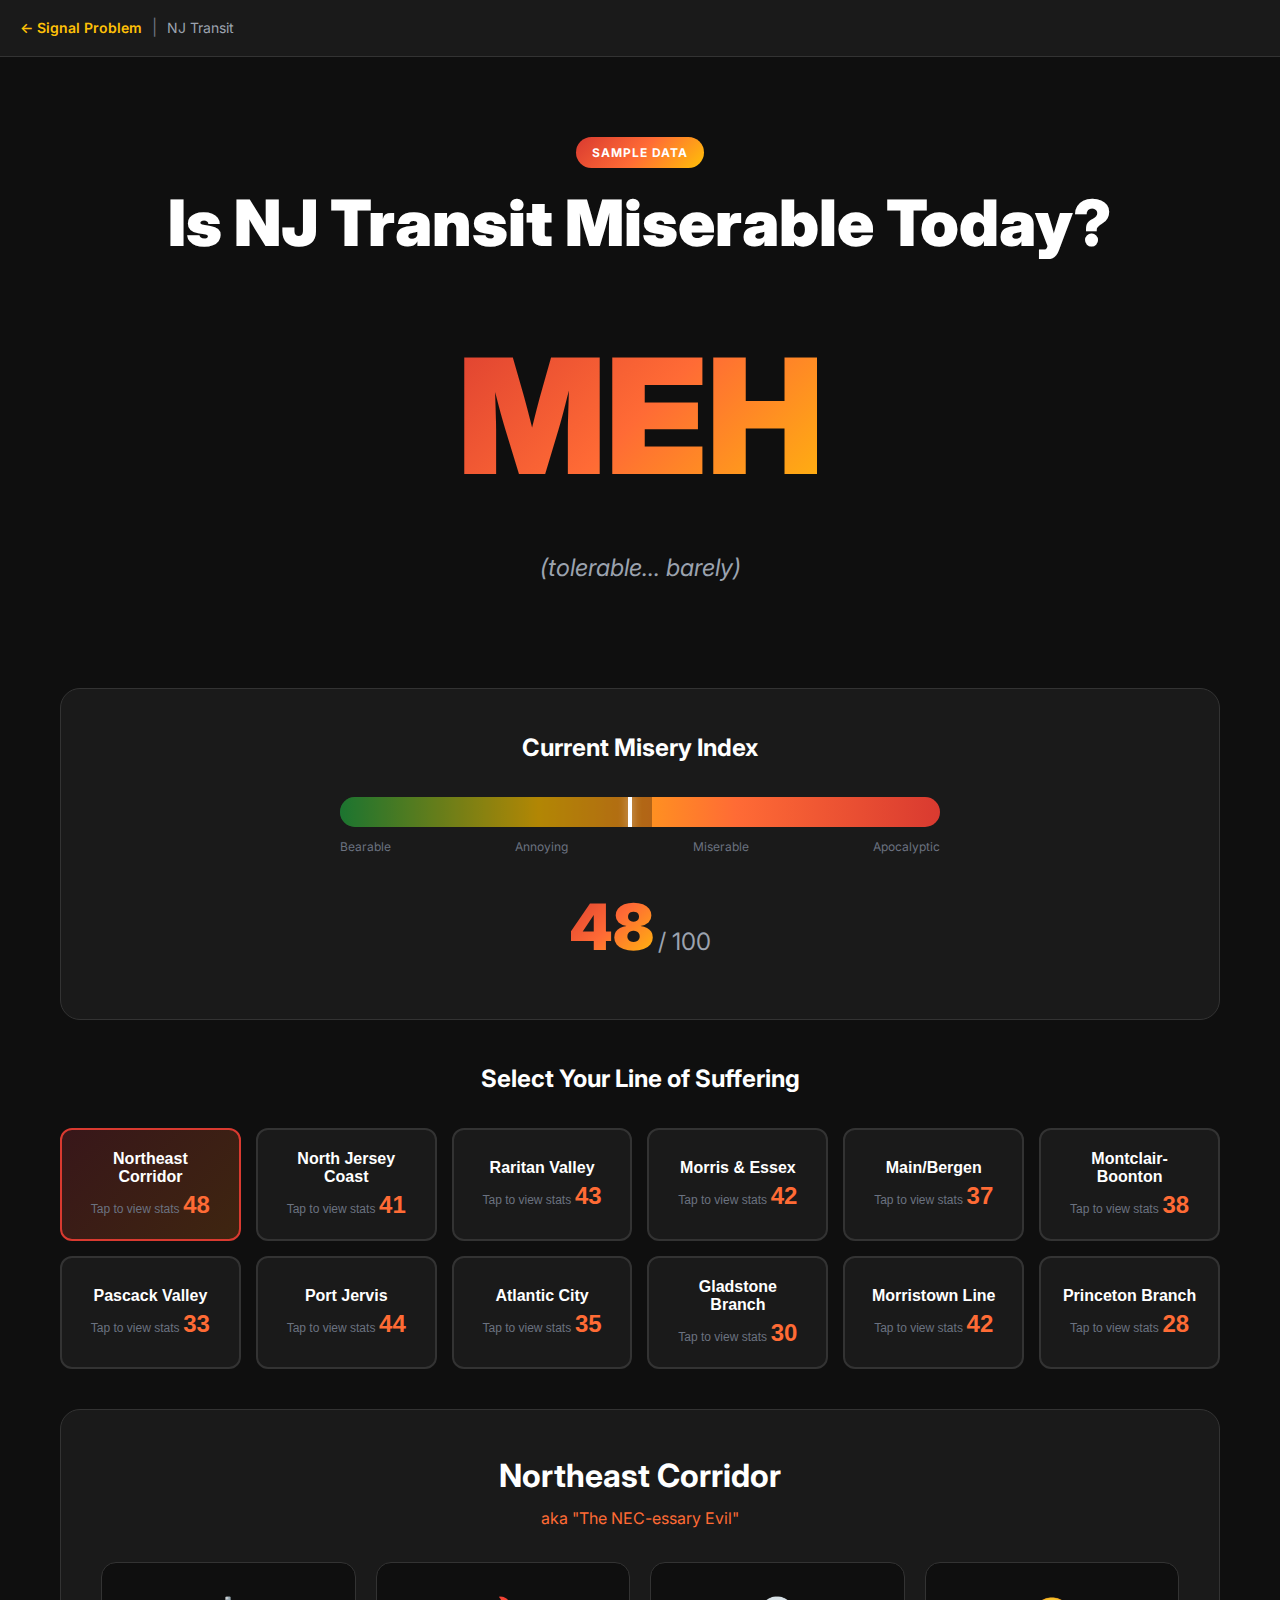
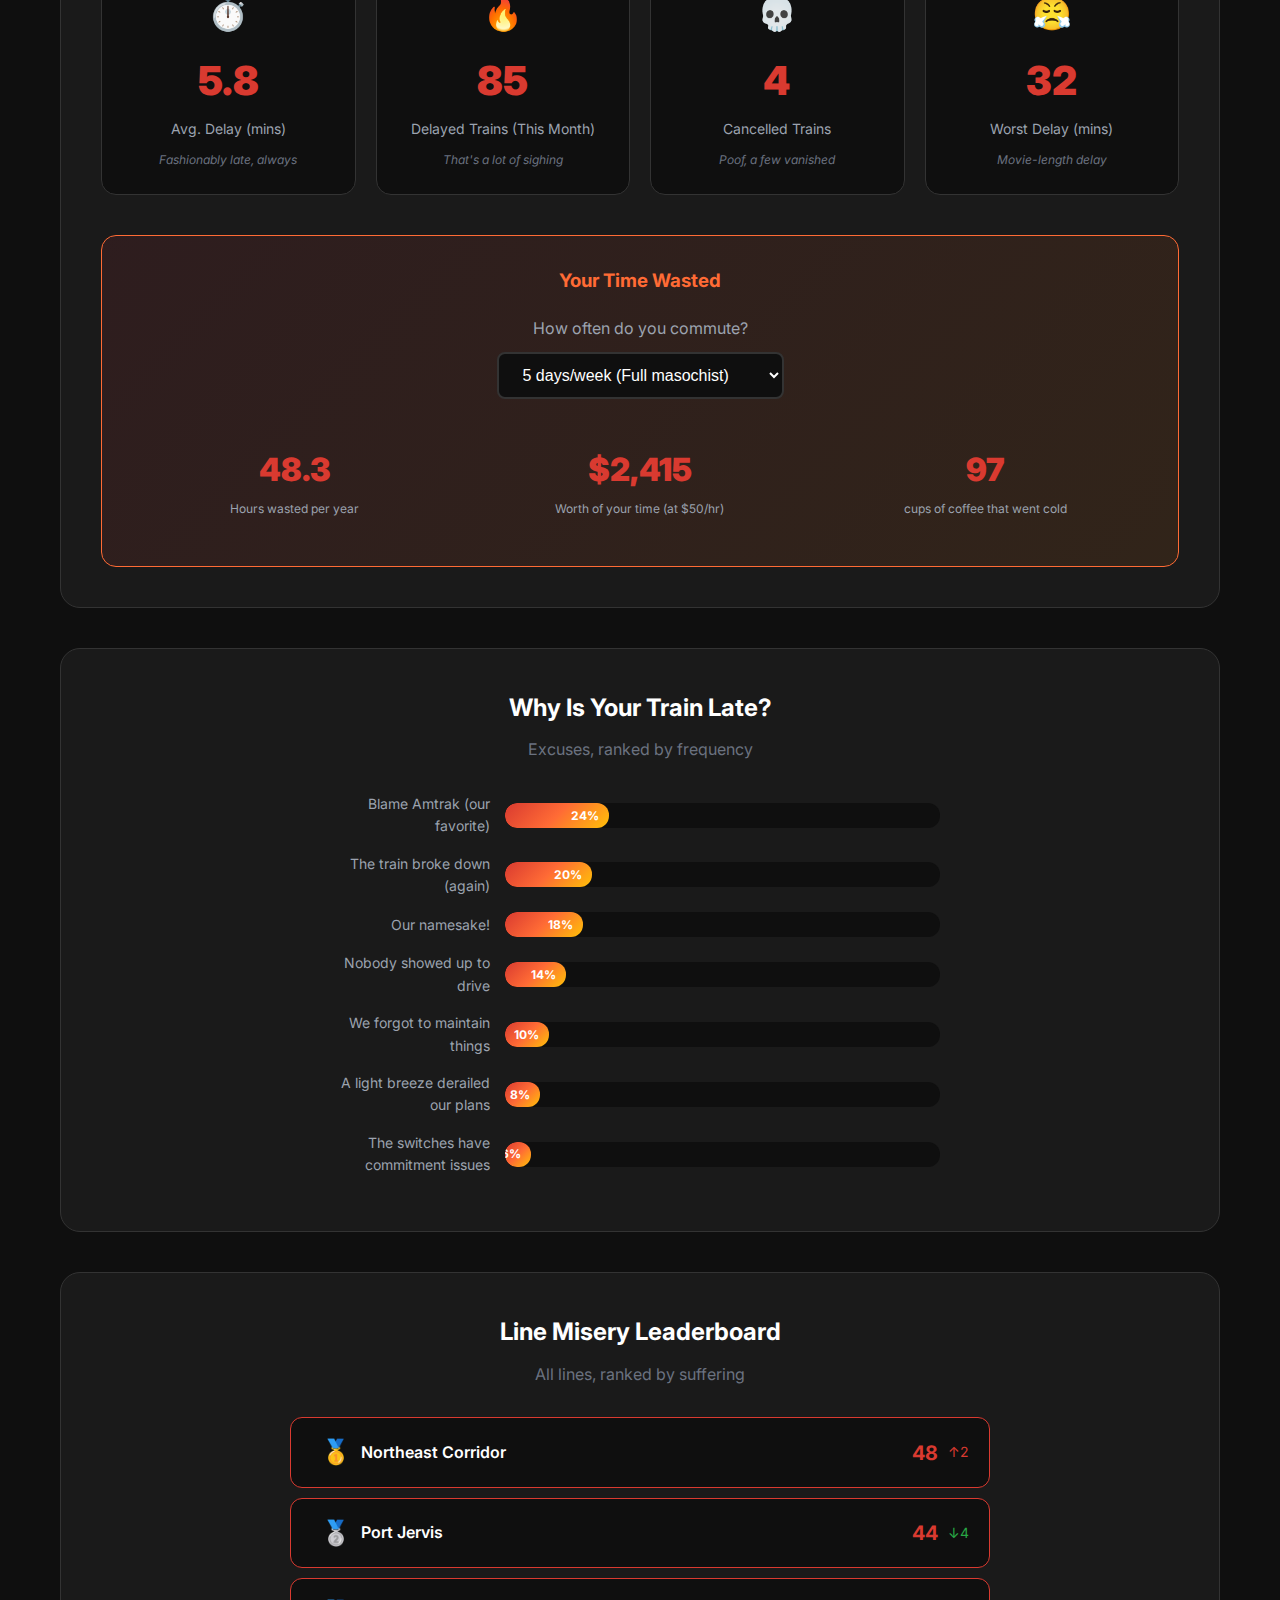
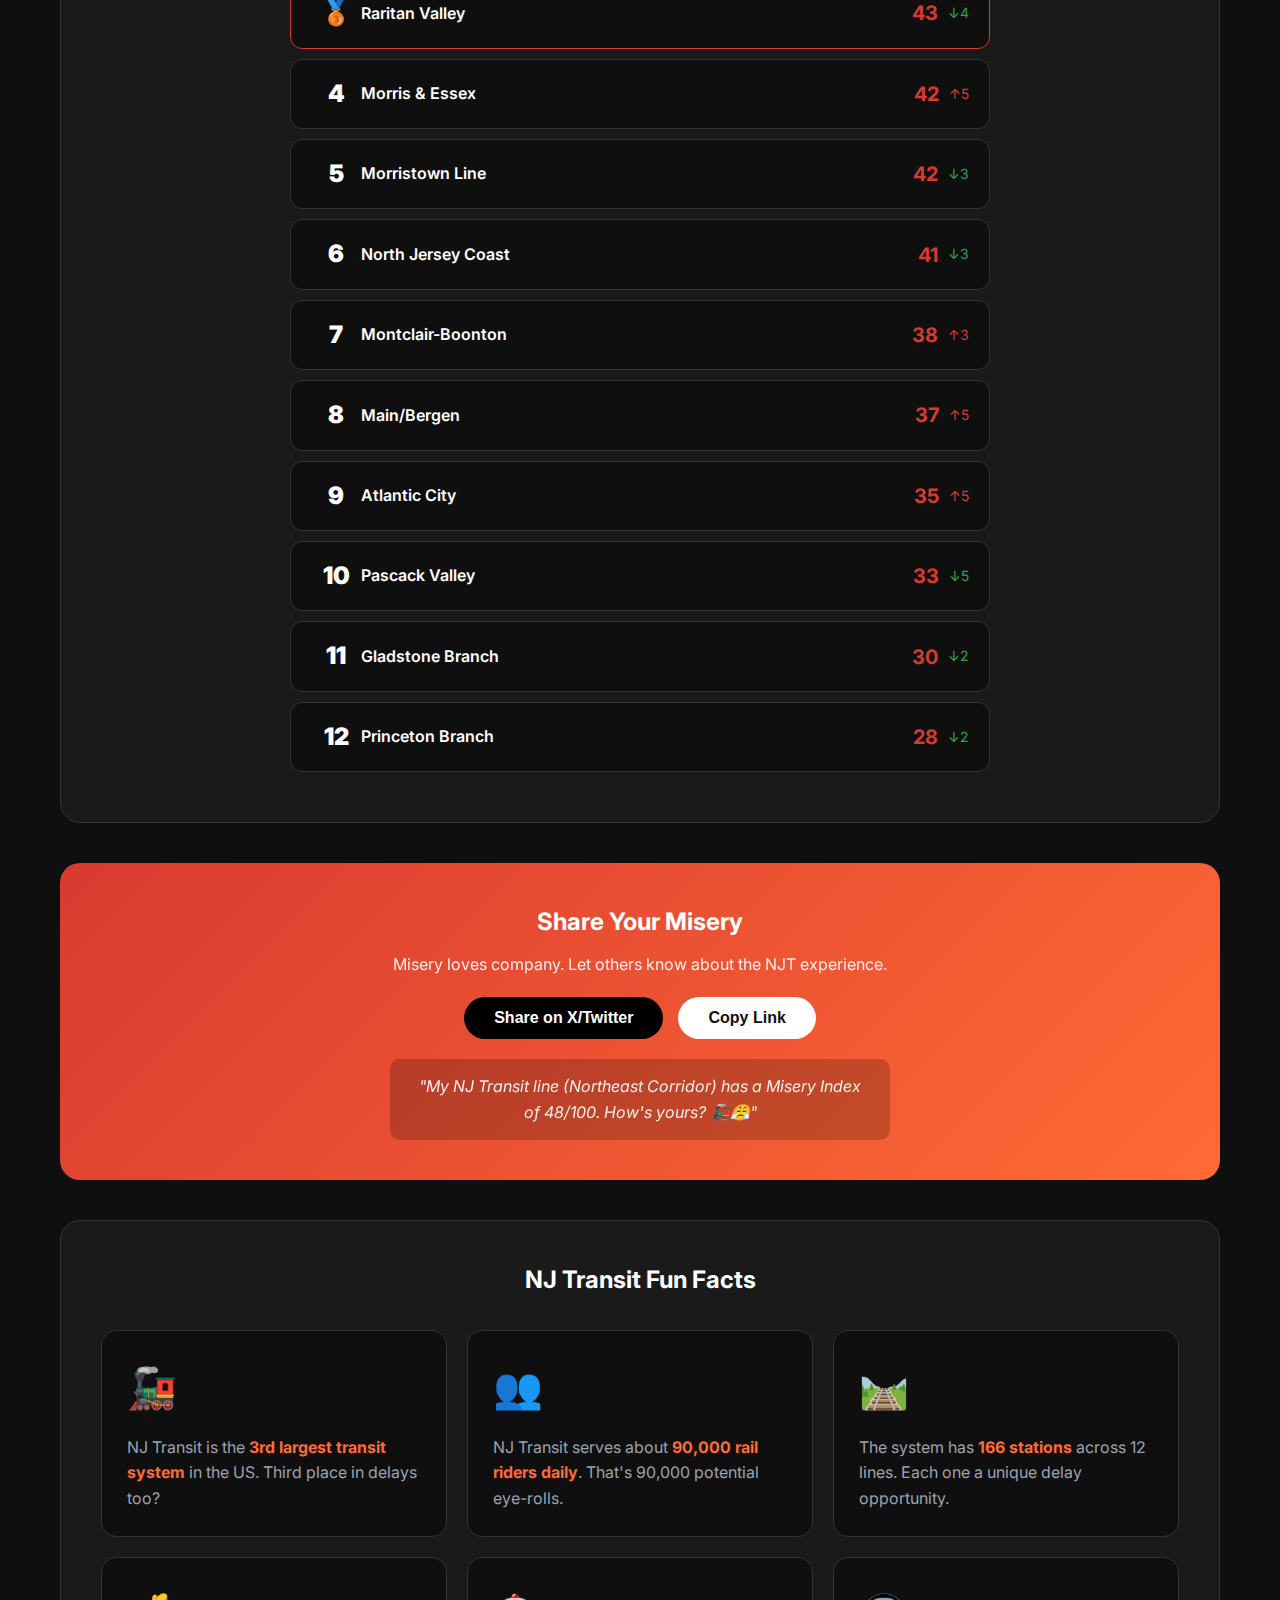
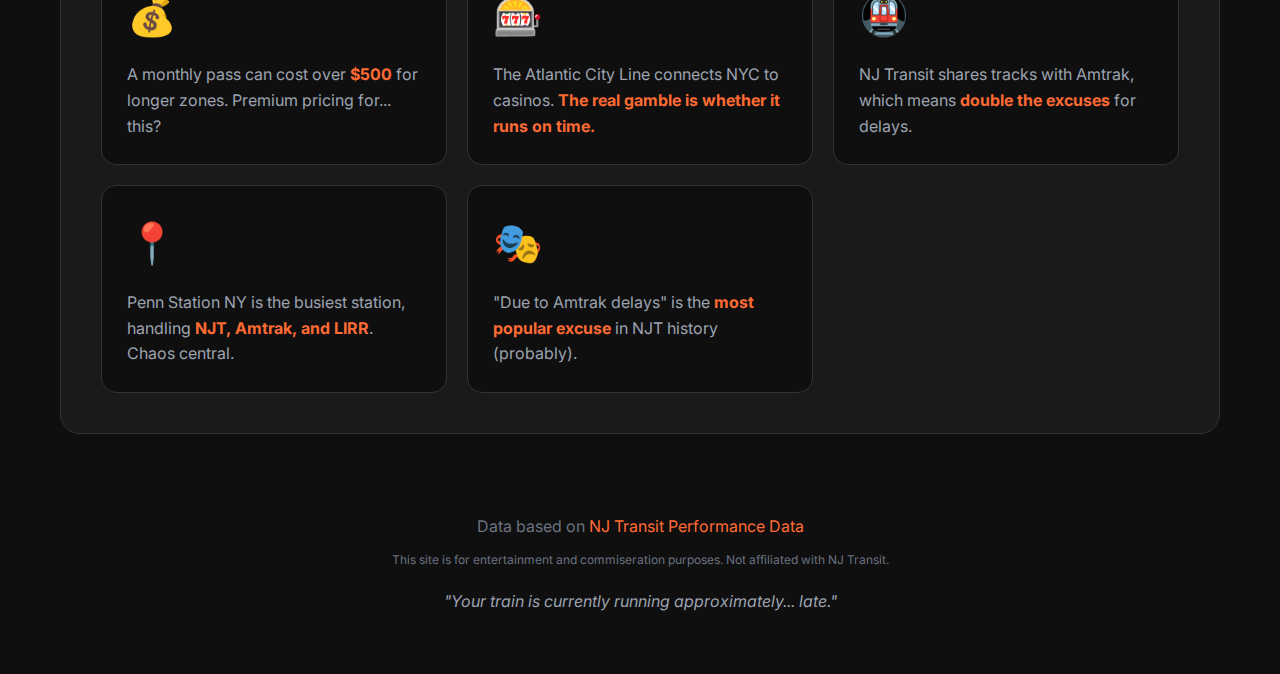
<file: njt/index.html>
<!DOCTYPE html>
<html lang="en">
<head>
    <meta charset="UTF-8">
    <meta name="viewport" content="width=device-width, initial-scale=1.0">
    <title>NJ Transit Misery Index | Signal Problem</title>
    <meta name="description" content="Track NJ Transit rail delays by line. See how miserable your commute really is.">

    <!-- Open Graph for viral sharing -->
    <meta property="og:title" content="Is NJ Transit Miserable Today?">
    <meta property="og:description" content="Spoiler: Probably. See the stats to prove it.">
    <meta property="og:type" content="website">

    <!-- Twitter Card -->
    <meta name="twitter:card" content="summary_large_image">
    <meta name="twitter:title" content="Is NJ Transit Miserable Today?">
    <meta name="twitter:description" content="Spoiler: Probably. Check your line's misery score.">

    <link rel="preconnect" href="https://fonts.googleapis.com">
    <link rel="preconnect" href="https://fonts.gstatic.com" crossorigin>
    <link href="https://fonts.googleapis.com/css2?family=Inter:wght@400;600;700;900&display=swap" rel="stylesheet">
    <link rel="stylesheet" href="styles.css">
</head>
<body>
    <nav class="top-nav">
        <a href="/" class="back-link">← Signal Problem</a>
        <span class="nav-divider">|</span>
        <span class="current-page">NJ Transit</span>
    </nav>
    <div class="container">
        <!-- Hero Section -->
        <header class="hero">
            <div class="hero-badge" id="dataBadge">SAMPLE DATA</div>
            <h1 class="hero-title">Is NJ Transit Miserable Today?</h1>
            <div class="hero-answer" id="heroAnswer">
                <span class="answer-text">...</span>
                <span class="answer-subtext">(calculating misery)</span>
            </div>
        </header>

        <!-- Misery Index -->
        <section class="misery-index">
            <h2>Current Misery Index</h2>
            <div class="misery-meter">
                <div class="meter-bar">
                    <div class="meter-fill" id="miseryFill"></div>
                    <div class="meter-marker" id="miseryMarker"></div>
                </div>
                <div class="meter-labels">
                    <span>Bearable</span>
                    <span>Annoying</span>
                    <span>Miserable</span>
                    <span>Apocalyptic</span>
                </div>
            </div>
            <div class="misery-score" id="miseryScore">
                <span class="score-value">--</span>
                <span class="score-label">/ 100</span>
            </div>
        </section>

        <!-- Line Selector -->
        <section class="branch-selector">
            <h2>Select Your Line of Suffering</h2>
            <div class="branch-grid" id="branchGrid">
                <!-- Lines will be populated by JS -->
            </div>
        </section>

        <!-- Stats Dashboard -->
        <section class="stats-dashboard" id="statsDashboard">
            <h2 class="branch-title">
                <span id="selectedBranchName">Northeast Corridor</span>
                <span class="branch-nickname" id="branchNickname"></span>
            </h2>

            <div class="stats-grid">
                <div class="stat-card">
                    <div class="stat-icon">⏱️</div>
                    <div class="stat-value" id="avgDelay">--</div>
                    <div class="stat-label">Avg. Delay (mins)</div>
                    <div class="stat-context" id="avgDelayContext"></div>
                </div>

                <div class="stat-card">
                    <div class="stat-icon">🔥</div>
                    <div class="stat-value" id="delayedTrains">--</div>
                    <div class="stat-label">Delayed Trains (This Month)</div>
                    <div class="stat-context" id="delayedTrainsContext"></div>
                </div>

                <div class="stat-card">
                    <div class="stat-icon">💀</div>
                    <div class="stat-value" id="cancelledTrains">--</div>
                    <div class="stat-label">Cancelled Trains</div>
                    <div class="stat-context" id="cancelledTrainsContext"></div>
                </div>

                <div class="stat-card">
                    <div class="stat-icon">😤</div>
                    <div class="stat-value" id="worstDelay">--</div>
                    <div class="stat-label">Worst Delay (mins)</div>
                    <div class="stat-context" id="worstDelayContext"></div>
                </div>
            </div>

            <!-- Time Wasted Calculator -->
            <div class="time-wasted">
                <h3>Your Time Wasted</h3>
                <div class="time-calculator">
                    <label for="commuteFreq">How often do you commute?</label>
                    <select id="commuteFreq">
                        <option value="5">5 days/week (Full masochist)</option>
                        <option value="4">4 days/week (Hybrid hopeful)</option>
                        <option value="3">3 days/week (Living the dream)</option>
                        <option value="2">2 days/week (Lucky)</option>
                        <option value="1">1 day/week (Why bother?)</option>
                    </select>
                </div>
                <div class="time-results">
                    <div class="time-stat">
                        <span class="time-value" id="yearlyHours">--</span>
                        <span class="time-label">Hours wasted per year</span>
                    </div>
                    <div class="time-stat">
                        <span class="time-value" id="yearlyMoney">$--</span>
                        <span class="time-label">Worth of your time (at $50/hr)</span>
                    </div>
                    <div class="time-stat">
                        <span class="time-value" id="couldHave">--</span>
                        <span class="time-label" id="couldHaveLabel">Netflix episodes you could've watched</span>
                    </div>
                </div>
            </div>
        </section>

        <!-- Delay Causes Chart -->
        <section class="delay-causes">
            <h2>Why Is Your Train Late?</h2>
            <p class="causes-subtitle">Excuses, ranked by frequency</p>
            <div class="causes-chart" id="causesChart">
                <!-- Will be populated by JS -->
            </div>
        </section>

        <!-- Line Leaderboard -->
        <section class="leaderboard">
            <h2>Line Misery Leaderboard</h2>
            <p class="leaderboard-subtitle">All lines, ranked by suffering</p>
            <div class="leaderboard-table" id="leaderboardTable">
                <!-- Will be populated by JS -->
            </div>
        </section>

        <!-- Share Section -->
        <section class="share-section">
            <h2>Share Your Misery</h2>
            <p>Misery loves company. Let others know about the NJT experience.</p>
            <div class="share-buttons">
                <button class="share-btn twitter" onclick="shareTwitter()">
                    Share on X/Twitter
                </button>
                <button class="share-btn copy" onclick="copyLink()">
                    Copy Link
                </button>
            </div>
            <div class="share-preview" id="sharePreview">
                <p id="shareText">"My NJ Transit line has a Misery Index of 45/100. How's yours?"</p>
            </div>
        </section>

        <!-- Fun Facts -->
        <section class="fun-facts">
            <h2>NJ Transit Fun Facts</h2>
            <div class="facts-carousel" id="factsCarousel">
                <!-- Will be populated by JS -->
            </div>
        </section>

        <!-- Footer -->
        <footer class="footer">
            <p>Data based on <a href="https://www.njtransit.com/performance-data-download" target="_blank">NJ Transit Performance Data</a></p>
            <p class="disclaimer">This site is for entertainment and commiseration purposes. Not affiliated with NJ Transit.</p>
            <p class="footer-joke">"Your train is currently running approximately... late."</p>
        </footer>
    </div>

    <script src="app.js"></script>
</body>
</html>
</file>
<file: styles.css>
/* LIRR Misery Tracker Styles */

:root {
    --misery-red: #dc3545;
    --misery-orange: #fd7e14;
    --misery-yellow: #ffc107;
    --misery-green: #28a745;
    --bg-dark: #0f0f0f;
    --bg-card: #1a1a1a;
    --bg-card-hover: #252525;
    --text-primary: #ffffff;
    --text-secondary: #9ca3af;
    --text-muted: #6b7280;
    --border-color: #333;
    --gradient-misery: linear-gradient(135deg, #dc3545 0%, #fd7e14 50%, #ffc107 100%);
}

* {
    margin: 0;
    padding: 0;
    box-sizing: border-box;
}

body {
    font-family: 'Inter', -apple-system, BlinkMacSystemFont, sans-serif;
    background-color: var(--bg-dark);
    color: var(--text-primary);
    line-height: 1.6;
    min-height: 100vh;
}

.container {
    max-width: 1200px;
    margin: 0 auto;
    padding: 20px;
}

/* Hero Section */
.hero {
    text-align: center;
    padding: 60px 20px;
    margin-bottom: 40px;
}

.hero-badge {
    display: inline-block;
    background: var(--gradient-misery);
    color: white;
    padding: 6px 16px;
    border-radius: 20px;
    font-size: 0.75rem;
    font-weight: 700;
    letter-spacing: 1px;
    margin-bottom: 20px;
    animation: pulse 2s infinite;
}

@keyframes pulse {
    0%, 100% { opacity: 1; transform: scale(1); }
    50% { opacity: 0.8; transform: scale(1.02); }
}

.hero-title {
    font-size: clamp(2rem, 8vw, 4rem);
    font-weight: 900;
    margin-bottom: 30px;
    line-height: 1.1;
}

.hero-answer {
    display: flex;
    flex-direction: column;
    align-items: center;
    gap: 5px;
}

.answer-text {
    font-size: clamp(4rem, 15vw, 10rem);
    font-weight: 900;
    background: var(--gradient-misery);
    -webkit-background-clip: text;
    -webkit-text-fill-color: transparent;
    background-clip: text;
    animation: shake 0.5s ease-in-out infinite;
}

@keyframes shake {
    0%, 100% { transform: translateX(0); }
    25% { transform: translateX(-2px) rotate(-0.5deg); }
    75% { transform: translateX(2px) rotate(0.5deg); }
}

.answer-subtext {
    font-size: 1.5rem;
    color: var(--text-secondary);
    font-style: italic;
}

/* Misery Index */
.misery-index {
    background: var(--bg-card);
    border-radius: 20px;
    padding: 40px;
    margin-bottom: 40px;
    border: 1px solid var(--border-color);
}

.misery-index h2 {
    text-align: center;
    margin-bottom: 30px;
    font-size: 1.5rem;
}

.misery-meter {
    max-width: 600px;
    margin: 0 auto 20px;
}

.meter-bar {
    height: 30px;
    background: linear-gradient(90deg,
        var(--misery-green) 0%,
        var(--misery-yellow) 33%,
        var(--misery-orange) 66%,
        var(--misery-red) 100%);
    border-radius: 15px;
    position: relative;
    overflow: hidden;
}

.meter-fill {
    position: absolute;
    top: 0;
    left: 0;
    height: 100%;
    background: rgba(0, 0, 0, 0.3);
    transition: width 1s ease;
}

.meter-marker {
    position: absolute;
    top: -5px;
    width: 4px;
    height: 40px;
    background: white;
    border-radius: 2px;
    box-shadow: 0 0 10px rgba(255, 255, 255, 0.5);
    transition: left 1s ease;
}

.meter-labels {
    display: flex;
    justify-content: space-between;
    margin-top: 10px;
    font-size: 0.75rem;
    color: var(--text-muted);
}

.misery-score {
    text-align: center;
    margin-top: 20px;
}

.score-value {
    font-size: 4rem;
    font-weight: 900;
    background: var(--gradient-misery);
    -webkit-background-clip: text;
    -webkit-text-fill-color: transparent;
    background-clip: text;
}

.score-label {
    font-size: 1.5rem;
    color: var(--text-secondary);
}

/* Branch Selector */
.branch-selector {
    margin-bottom: 40px;
}

.branch-selector h2 {
    text-align: center;
    margin-bottom: 30px;
}

.branch-grid {
    display: grid;
    grid-template-columns: repeat(auto-fit, minmax(180px, 1fr));
    gap: 15px;
}

.branch-btn {
    background: var(--bg-card);
    border: 2px solid var(--border-color);
    border-radius: 12px;
    padding: 20px;
    cursor: pointer;
    transition: all 0.3s ease;
    text-align: center;
}

.branch-btn:hover {
    background: var(--bg-card-hover);
    border-color: var(--misery-orange);
    transform: translateY(-2px);
}

.branch-btn.active {
    border-color: var(--misery-red);
    background: linear-gradient(135deg, rgba(220, 53, 69, 0.2), rgba(253, 126, 20, 0.2));
}

.branch-btn .branch-name {
    color: var(--text-primary);
    font-weight: 600;
    font-size: 1rem;
    display: block;
    margin-bottom: 5px;
}

.branch-btn .branch-status {
    font-size: 0.75rem;
    color: var(--text-muted);
}

.branch-btn .branch-score {
    font-size: 1.5rem;
    font-weight: 700;
    color: var(--misery-orange);
    margin-top: 5px;
}

/* Stats Dashboard */
.stats-dashboard {
    background: var(--bg-card);
    border-radius: 20px;
    padding: 40px;
    margin-bottom: 40px;
    border: 1px solid var(--border-color);
}

.branch-title {
    text-align: center;
    font-size: 2rem;
    margin-bottom: 30px;
}

.branch-nickname {
    display: block;
    font-size: 1rem;
    color: var(--misery-orange);
    font-weight: 400;
    margin-top: 5px;
}

.stats-grid {
    display: grid;
    grid-template-columns: repeat(auto-fit, minmax(200px, 1fr));
    gap: 20px;
    margin-bottom: 40px;
}

.stat-card {
    background: var(--bg-dark);
    border-radius: 15px;
    padding: 25px;
    text-align: center;
    border: 1px solid var(--border-color);
    transition: transform 0.3s ease;
}

.stat-card:hover {
    transform: translateY(-5px);
}

.stat-icon {
    font-size: 2rem;
    margin-bottom: 10px;
}

.stat-value {
    font-size: 2.5rem;
    font-weight: 900;
    color: var(--misery-red);
}

.stat-label {
    font-size: 0.875rem;
    color: var(--text-secondary);
    margin-top: 5px;
}

.stat-context {
    font-size: 0.75rem;
    color: var(--text-muted);
    margin-top: 10px;
    font-style: italic;
}

/* Time Wasted Calculator */
.time-wasted {
    background: linear-gradient(135deg, rgba(220, 53, 69, 0.1), rgba(253, 126, 20, 0.1));
    border-radius: 15px;
    padding: 30px;
    border: 1px solid var(--misery-orange);
}

.time-wasted h3 {
    text-align: center;
    margin-bottom: 20px;
    color: var(--misery-orange);
}

.time-calculator {
    text-align: center;
    margin-bottom: 30px;
}

.time-calculator label {
    display: block;
    margin-bottom: 10px;
    color: var(--text-secondary);
}

.time-calculator select {
    background: var(--bg-dark);
    border: 2px solid var(--border-color);
    border-radius: 8px;
    padding: 12px 20px;
    color: var(--text-primary);
    font-size: 1rem;
    cursor: pointer;
    min-width: 280px;
}

.time-calculator select:focus {
    outline: none;
    border-color: var(--misery-orange);
}

.time-results {
    display: grid;
    grid-template-columns: repeat(auto-fit, minmax(150px, 1fr));
    gap: 20px;
    text-align: center;
}

.time-stat {
    padding: 15px;
}

.time-value {
    display: block;
    font-size: 2rem;
    font-weight: 900;
    color: var(--misery-red);
}

.time-label {
    font-size: 0.75rem;
    color: var(--text-secondary);
}

/* Delay Causes */
.delay-causes {
    background: var(--bg-card);
    border-radius: 20px;
    padding: 40px;
    margin-bottom: 40px;
    border: 1px solid var(--border-color);
}

.delay-causes h2 {
    text-align: center;
    margin-bottom: 10px;
}

.causes-subtitle {
    text-align: center;
    color: var(--text-muted);
    margin-bottom: 30px;
}

.causes-chart {
    max-width: 600px;
    margin: 0 auto;
}

.cause-row {
    display: flex;
    align-items: center;
    margin-bottom: 15px;
    gap: 15px;
}

.cause-label {
    width: 150px;
    font-size: 0.875rem;
    color: var(--text-secondary);
    text-align: right;
    flex-shrink: 0;
}

.cause-bar-container {
    flex-grow: 1;
    height: 25px;
    background: var(--bg-dark);
    border-radius: 12px;
    overflow: hidden;
}

.cause-bar {
    height: 100%;
    background: var(--gradient-misery);
    border-radius: 12px;
    transition: width 1s ease;
    display: flex;
    align-items: center;
    justify-content: flex-end;
    padding-right: 10px;
}

.cause-percent {
    font-size: 0.75rem;
    font-weight: 700;
    color: white;
}

/* Leaderboard */
.leaderboard {
    background: var(--bg-card);
    border-radius: 20px;
    padding: 40px;
    margin-bottom: 40px;
    border: 1px solid var(--border-color);
}

.leaderboard h2 {
    text-align: center;
    margin-bottom: 10px;
}

.leaderboard-subtitle {
    text-align: center;
    color: var(--text-muted);
    margin-bottom: 30px;
}

.leaderboard-table {
    max-width: 700px;
    margin: 0 auto;
}

.leaderboard-row {
    display: flex;
    align-items: center;
    padding: 15px 20px;
    background: var(--bg-dark);
    border-radius: 12px;
    margin-bottom: 10px;
    border: 1px solid var(--border-color);
    transition: all 0.3s ease;
    cursor: pointer;
}

.leaderboard-row:hover {
    border-color: var(--misery-orange);
    transform: translateX(5px);
}

.leaderboard-row.top-3 {
    border-color: var(--misery-red);
}

.rank {
    font-size: 1.5rem;
    font-weight: 900;
    width: 50px;
    text-align: center;
}

.rank.gold { color: #ffd700; }
.rank.silver { color: #c0c0c0; }
.rank.bronze { color: #cd7f32; }

.leaderboard-branch {
    flex-grow: 1;
    font-weight: 600;
}

.leaderboard-score {
    font-size: 1.25rem;
    font-weight: 700;
    color: var(--misery-red);
}

.leaderboard-trend {
    margin-left: 10px;
    font-size: 0.875rem;
}

.trend-up { color: var(--misery-red); }
.trend-down { color: var(--misery-green); }

/* Share Section */
.share-section {
    background: linear-gradient(135deg, var(--misery-red), var(--misery-orange));
    border-radius: 20px;
    padding: 40px;
    margin-bottom: 40px;
    text-align: center;
}

.share-section h2 {
    margin-bottom: 10px;
}

.share-section p {
    margin-bottom: 20px;
    opacity: 0.9;
}

.share-buttons {
    display: flex;
    gap: 15px;
    justify-content: center;
    flex-wrap: wrap;
    margin-bottom: 20px;
}

.share-btn {
    padding: 12px 30px;
    border-radius: 30px;
    font-weight: 600;
    font-size: 1rem;
    cursor: pointer;
    transition: all 0.3s ease;
    border: none;
}

.share-btn.twitter {
    background: #000;
    color: white;
}

.share-btn.copy {
    background: white;
    color: var(--bg-dark);
}

.share-btn:hover {
    transform: scale(1.05);
}

.share-preview {
    background: rgba(0, 0, 0, 0.2);
    border-radius: 10px;
    padding: 15px 20px;
    max-width: 500px;
    margin: 0 auto;
}

.share-preview p {
    margin: 0;
    font-style: italic;
}

/* Fun Facts */
.fun-facts {
    background: var(--bg-card);
    border-radius: 20px;
    padding: 40px;
    margin-bottom: 40px;
    border: 1px solid var(--border-color);
}

.fun-facts h2 {
    text-align: center;
    margin-bottom: 30px;
}

.facts-carousel {
    display: grid;
    grid-template-columns: repeat(auto-fit, minmax(280px, 1fr));
    gap: 20px;
}

.fact-card {
    background: var(--bg-dark);
    border-radius: 15px;
    padding: 25px;
    border: 1px solid var(--border-color);
    transition: transform 0.3s ease;
}

.fact-card:hover {
    transform: translateY(-5px);
    border-color: var(--misery-orange);
}

.fact-emoji {
    font-size: 2.5rem;
    margin-bottom: 15px;
}

.fact-text {
    font-size: 1rem;
    color: var(--text-secondary);
    line-height: 1.6;
}

.fact-highlight {
    color: var(--misery-orange);
    font-weight: 700;
}

/* Footer */
.footer {
    text-align: center;
    padding: 40px 20px;
    color: var(--text-muted);
}

.footer a {
    color: var(--misery-orange);
    text-decoration: none;
}

.footer a:hover {
    text-decoration: underline;
}

.disclaimer {
    font-size: 0.75rem;
    margin-top: 10px;
}

.footer-joke {
    margin-top: 20px;
    font-style: italic;
    color: var(--text-secondary);
}

/* Loading State */
.loading {
    display: flex;
    align-items: center;
    justify-content: center;
    padding: 40px;
}

.loading-spinner {
    width: 40px;
    height: 40px;
    border: 4px solid var(--border-color);
    border-top-color: var(--misery-orange);
    border-radius: 50%;
    animation: spin 1s linear infinite;
}

@keyframes spin {
    to { transform: rotate(360deg); }
}

/* Responsive */
@media (max-width: 768px) {
    .container {
        padding: 15px;
    }

    .hero {
        padding: 40px 15px;
    }

    .misery-index,
    .stats-dashboard,
    .delay-causes,
    .leaderboard,
    .share-section,
    .fun-facts {
        padding: 25px 20px;
    }

    .stats-grid {
        grid-template-columns: repeat(2, 1fr);
    }

    .meter-labels {
        font-size: 0.6rem;
    }

    .cause-label {
        width: 100px;
        font-size: 0.75rem;
    }

    .leaderboard-row {
        padding: 12px 15px;
    }

    .time-calculator select {
        min-width: auto;
        width: 100%;
    }
}

@media (max-width: 480px) {
    .stats-grid {
        grid-template-columns: 1fr;
    }

    .branch-grid {
        grid-template-columns: repeat(2, 1fr);
    }

    .branch-btn {
        padding: 15px 10px;
    }

    .branch-btn .branch-name {
        font-size: 0.875rem;
    }
}

/* Easter egg: konami code activated state */
.konami-active .answer-text {
    animation: rainbow 1s linear infinite;
}

@keyframes rainbow {
    0% { filter: hue-rotate(0deg); }
    100% { filter: hue-rotate(360deg); }
}
</file>
<file: lirr/styles.css>
/* LIRR Misery Tracker Styles */

:root {
    --misery-red: #dc3545;
    --misery-orange: #fd7e14;
    --misery-yellow: #ffc107;
    --misery-green: #28a745;
    --bg-dark: #0f0f0f;
    --bg-card: #1a1a1a;
    --bg-card-hover: #252525;
    --text-primary: #ffffff;
    --text-secondary: #9ca3af;
    --text-muted: #6b7280;
    --border-color: #333;
    --gradient-misery: linear-gradient(135deg, #dc3545 0%, #fd7e14 50%, #ffc107 100%);
}

* {
    margin: 0;
    padding: 0;
    box-sizing: border-box;
}

body {
    font-family: 'Inter', -apple-system, BlinkMacSystemFont, sans-serif;
    background-color: var(--bg-dark);
    color: var(--text-primary);
    line-height: 1.6;
    min-height: 100vh;
}

/* Top Navigation */
.top-nav {
    display: flex;
    align-items: center;
    gap: 10px;
    padding: 15px 20px;
    background: var(--bg-card);
    border-bottom: 1px solid var(--border-color);
}

.back-link {
    color: var(--misery-yellow);
    text-decoration: none;
    font-weight: 600;
    font-size: 0.875rem;
    transition: color 0.2s;
}

.back-link:hover {
    color: var(--misery-orange);
}

.nav-divider {
    color: var(--text-muted);
}

.current-page {
    color: var(--text-secondary);
    font-size: 0.875rem;
}

.container {
    max-width: 1200px;
    margin: 0 auto;
    padding: 20px;
}

/* Hero Section */
.hero {
    text-align: center;
    padding: 60px 20px;
    margin-bottom: 40px;
}

.hero-badge {
    display: inline-block;
    background: var(--gradient-misery);
    color: white;
    padding: 6px 16px;
    border-radius: 20px;
    font-size: 0.75rem;
    font-weight: 700;
    letter-spacing: 1px;
    margin-bottom: 20px;
    animation: pulse 2s infinite;
}

@keyframes pulse {
    0%, 100% { opacity: 1; transform: scale(1); }
    50% { opacity: 0.8; transform: scale(1.02); }
}

.hero-title {
    font-size: clamp(2rem, 8vw, 4rem);
    font-weight: 900;
    margin-bottom: 30px;
    line-height: 1.1;
}

.hero-answer {
    display: flex;
    flex-direction: column;
    align-items: center;
    gap: 5px;
}

.answer-text {
    font-size: clamp(4rem, 15vw, 10rem);
    font-weight: 900;
    background: var(--gradient-misery);
    -webkit-background-clip: text;
    -webkit-text-fill-color: transparent;
    background-clip: text;
    animation: shake 0.5s ease-in-out infinite;
}

@keyframes shake {
    0%, 100% { transform: translateX(0); }
    25% { transform: translateX(-2px) rotate(-0.5deg); }
    75% { transform: translateX(2px) rotate(0.5deg); }
}

.answer-subtext {
    font-size: 1.5rem;
    color: var(--text-secondary);
    font-style: italic;
}

/* Misery Index */
.misery-index {
    background: var(--bg-card);
    border-radius: 20px;
    padding: 40px;
    margin-bottom: 40px;
    border: 1px solid var(--border-color);
}

.misery-index h2 {
    text-align: center;
    margin-bottom: 30px;
    font-size: 1.5rem;
}

.misery-meter {
    max-width: 600px;
    margin: 0 auto 20px;
}

.meter-bar {
    height: 30px;
    background: linear-gradient(90deg,
        var(--misery-green) 0%,
        var(--misery-yellow) 33%,
        var(--misery-orange) 66%,
        var(--misery-red) 100%);
    border-radius: 15px;
    position: relative;
    overflow: hidden;
}

.meter-fill {
    position: absolute;
    top: 0;
    left: 0;
    height: 100%;
    background: rgba(0, 0, 0, 0.3);
    transition: width 1s ease;
}

.meter-marker {
    position: absolute;
    top: -5px;
    width: 4px;
    height: 40px;
    background: white;
    border-radius: 2px;
    box-shadow: 0 0 10px rgba(255, 255, 255, 0.5);
    transition: left 1s ease;
}

.meter-labels {
    display: flex;
    justify-content: space-between;
    margin-top: 10px;
    font-size: 0.75rem;
    color: var(--text-muted);
}

.misery-score {
    text-align: center;
    margin-top: 20px;
}

.score-value {
    font-size: 4rem;
    font-weight: 900;
    background: var(--gradient-misery);
    -webkit-background-clip: text;
    -webkit-text-fill-color: transparent;
    background-clip: text;
}

.score-label {
    font-size: 1.5rem;
    color: var(--text-secondary);
}

/* Branch Selector */
.branch-selector {
    margin-bottom: 40px;
}

.branch-selector h2 {
    text-align: center;
    margin-bottom: 30px;
}

.branch-grid {
    display: grid;
    grid-template-columns: repeat(auto-fit, minmax(180px, 1fr));
    gap: 15px;
}

.branch-btn {
    background: var(--bg-card);
    border: 2px solid var(--border-color);
    border-radius: 12px;
    padding: 20px;
    cursor: pointer;
    transition: all 0.3s ease;
    text-align: center;
}

.branch-btn:hover {
    background: var(--bg-card-hover);
    border-color: var(--misery-orange);
    transform: translateY(-2px);
}

.branch-btn.active {
    border-color: var(--misery-red);
    background: linear-gradient(135deg, rgba(220, 53, 69, 0.2), rgba(253, 126, 20, 0.2));
}

.branch-btn .branch-name {
    color: var(--text-primary);
    font-weight: 600;
    font-size: 1rem;
    display: block;
    margin-bottom: 5px;
}

.branch-btn .branch-status {
    font-size: 0.75rem;
    color: var(--text-muted);
}

.branch-btn .branch-score {
    font-size: 1.5rem;
    font-weight: 700;
    color: var(--misery-orange);
    margin-top: 5px;
}

/* Stats Dashboard */
.stats-dashboard {
    background: var(--bg-card);
    border-radius: 20px;
    padding: 40px;
    margin-bottom: 40px;
    border: 1px solid var(--border-color);
}

.branch-title {
    text-align: center;
    font-size: 2rem;
    margin-bottom: 30px;
}

.branch-nickname {
    display: block;
    font-size: 1rem;
    color: var(--misery-orange);
    font-weight: 400;
    margin-top: 5px;
}

.stats-grid {
    display: grid;
    grid-template-columns: repeat(auto-fit, minmax(200px, 1fr));
    gap: 20px;
    margin-bottom: 40px;
}

.stat-card {
    background: var(--bg-dark);
    border-radius: 15px;
    padding: 25px;
    text-align: center;
    border: 1px solid var(--border-color);
    transition: transform 0.3s ease;
}

.stat-card:hover {
    transform: translateY(-5px);
}

.stat-icon {
    font-size: 2rem;
    margin-bottom: 10px;
}

.stat-value {
    font-size: 2.5rem;
    font-weight: 900;
    color: var(--misery-red);
}

.stat-label {
    font-size: 0.875rem;
    color: var(--text-secondary);
    margin-top: 5px;
}

.stat-context {
    font-size: 0.75rem;
    color: var(--text-muted);
    margin-top: 10px;
    font-style: italic;
}

/* Time Wasted Calculator */
.time-wasted {
    background: linear-gradient(135deg, rgba(220, 53, 69, 0.1), rgba(253, 126, 20, 0.1));
    border-radius: 15px;
    padding: 30px;
    border: 1px solid var(--misery-orange);
}

.time-wasted h3 {
    text-align: center;
    margin-bottom: 20px;
    color: var(--misery-orange);
}

.time-calculator {
    text-align: center;
    margin-bottom: 30px;
}

.time-calculator label {
    display: block;
    margin-bottom: 10px;
    color: var(--text-secondary);
}

.time-calculator select {
    background: var(--bg-dark);
    border: 2px solid var(--border-color);
    border-radius: 8px;
    padding: 12px 20px;
    color: var(--text-primary);
    font-size: 1rem;
    cursor: pointer;
    min-width: 280px;
}

.time-calculator select:focus {
    outline: none;
    border-color: var(--misery-orange);
}

.time-results {
    display: grid;
    grid-template-columns: repeat(auto-fit, minmax(150px, 1fr));
    gap: 20px;
    text-align: center;
}

.time-stat {
    padding: 15px;
}

.time-value {
    display: block;
    font-size: 2rem;
    font-weight: 900;
    color: var(--misery-red);
}

.time-label {
    font-size: 0.75rem;
    color: var(--text-secondary);
}

/* Delay Causes */
.delay-causes {
    background: var(--bg-card);
    border-radius: 20px;
    padding: 40px;
    margin-bottom: 40px;
    border: 1px solid var(--border-color);
}

.delay-causes h2 {
    text-align: center;
    margin-bottom: 10px;
}

.causes-subtitle {
    text-align: center;
    color: var(--text-muted);
    margin-bottom: 30px;
}

.causes-chart {
    max-width: 600px;
    margin: 0 auto;
}

.cause-row {
    display: flex;
    align-items: center;
    margin-bottom: 15px;
    gap: 15px;
}

.cause-label {
    width: 150px;
    font-size: 0.875rem;
    color: var(--text-secondary);
    text-align: right;
    flex-shrink: 0;
}

.cause-bar-container {
    flex-grow: 1;
    height: 25px;
    background: var(--bg-dark);
    border-radius: 12px;
    overflow: hidden;
}

.cause-bar {
    height: 100%;
    background: var(--gradient-misery);
    border-radius: 12px;
    transition: width 1s ease;
    display: flex;
    align-items: center;
    justify-content: flex-end;
    padding-right: 10px;
}

.cause-percent {
    font-size: 0.75rem;
    font-weight: 700;
    color: white;
}

/* Leaderboard */
.leaderboard {
    background: var(--bg-card);
    border-radius: 20px;
    padding: 40px;
    margin-bottom: 40px;
    border: 1px solid var(--border-color);
}

.leaderboard h2 {
    text-align: center;
    margin-bottom: 10px;
}

.leaderboard-subtitle {
    text-align: center;
    color: var(--text-muted);
    margin-bottom: 30px;
}

.leaderboard-table {
    max-width: 700px;
    margin: 0 auto;
}

.leaderboard-row {
    display: flex;
    align-items: center;
    padding: 15px 20px;
    background: var(--bg-dark);
    border-radius: 12px;
    margin-bottom: 10px;
    border: 1px solid var(--border-color);
    transition: all 0.3s ease;
    cursor: pointer;
}

.leaderboard-row:hover {
    border-color: var(--misery-orange);
    transform: translateX(5px);
}

.leaderboard-row.top-3 {
    border-color: var(--misery-red);
}

.rank {
    font-size: 1.5rem;
    font-weight: 900;
    width: 50px;
    text-align: center;
}

.rank.gold { color: #ffd700; }
.rank.silver { color: #c0c0c0; }
.rank.bronze { color: #cd7f32; }

.leaderboard-branch {
    flex-grow: 1;
    font-weight: 600;
}

.leaderboard-score {
    font-size: 1.25rem;
    font-weight: 700;
    color: var(--misery-red);
}

.leaderboard-trend {
    margin-left: 10px;
    font-size: 0.875rem;
}

.trend-up { color: var(--misery-red); }
.trend-down { color: var(--misery-green); }

/* Share Section */
.share-section {
    background: linear-gradient(135deg, var(--misery-red), var(--misery-orange));
    border-radius: 20px;
    padding: 40px;
    margin-bottom: 40px;
    text-align: center;
}

.share-section h2 {
    margin-bottom: 10px;
}

.share-section p {
    margin-bottom: 20px;
    opacity: 0.9;
}

.share-buttons {
    display: flex;
    gap: 15px;
    justify-content: center;
    flex-wrap: wrap;
    margin-bottom: 20px;
}

.share-btn {
    padding: 12px 30px;
    border-radius: 30px;
    font-weight: 600;
    font-size: 1rem;
    cursor: pointer;
    transition: all 0.3s ease;
    border: none;
}

.share-btn.twitter {
    background: #000;
    color: white;
}

.share-btn.copy {
    background: white;
    color: var(--bg-dark);
}

.share-btn:hover {
    transform: scale(1.05);
}

.share-preview {
    background: rgba(0, 0, 0, 0.2);
    border-radius: 10px;
    padding: 15px 20px;
    max-width: 500px;
    margin: 0 auto;
}

.share-preview p {
    margin: 0;
    font-style: italic;
}

/* Fun Facts */
.fun-facts {
    background: var(--bg-card);
    border-radius: 20px;
    padding: 40px;
    margin-bottom: 40px;
    border: 1px solid var(--border-color);
}

.fun-facts h2 {
    text-align: center;
    margin-bottom: 30px;
}

.facts-carousel {
    display: grid;
    grid-template-columns: repeat(auto-fit, minmax(280px, 1fr));
    gap: 20px;
}

.fact-card {
    background: var(--bg-dark);
    border-radius: 15px;
    padding: 25px;
    border: 1px solid var(--border-color);
    transition: transform 0.3s ease;
}

.fact-card:hover {
    transform: translateY(-5px);
    border-color: var(--misery-orange);
}

.fact-emoji {
    font-size: 2.5rem;
    margin-bottom: 15px;
}

.fact-text {
    font-size: 1rem;
    color: var(--text-secondary);
    line-height: 1.6;
}

.fact-highlight {
    color: var(--misery-orange);
    font-weight: 700;
}

/* Footer */
.footer {
    text-align: center;
    padding: 40px 20px;
    color: var(--text-muted);
}

.footer a {
    color: var(--misery-orange);
    text-decoration: none;
}

.footer a:hover {
    text-decoration: underline;
}

.disclaimer {
    font-size: 0.75rem;
    margin-top: 10px;
}

.footer-joke {
    margin-top: 20px;
    font-style: italic;
    color: var(--text-secondary);
}

/* Loading State */
.loading {
    display: flex;
    align-items: center;
    justify-content: center;
    padding: 40px;
}

.loading-spinner {
    width: 40px;
    height: 40px;
    border: 4px solid var(--border-color);
    border-top-color: var(--misery-orange);
    border-radius: 50%;
    animation: spin 1s linear infinite;
}

@keyframes spin {
    to { transform: rotate(360deg); }
}

/* Responsive */
@media (max-width: 768px) {
    .container {
        padding: 15px;
    }

    .hero {
        padding: 40px 15px;
    }

    .misery-index,
    .stats-dashboard,
    .delay-causes,
    .leaderboard,
    .share-section,
    .fun-facts {
        padding: 25px 20px;
    }

    .stats-grid {
        grid-template-columns: repeat(2, 1fr);
    }

    .meter-labels {
        font-size: 0.6rem;
    }

    .cause-label {
        width: 100px;
        font-size: 0.75rem;
    }

    .leaderboard-row {
        padding: 12px 15px;
    }

    .time-calculator select {
        min-width: auto;
        width: 100%;
    }
}

@media (max-width: 480px) {
    .stats-grid {
        grid-template-columns: 1fr;
    }

    .branch-grid {
        grid-template-columns: repeat(2, 1fr);
    }

    .branch-btn {
        padding: 15px 10px;
    }

    .branch-btn .branch-name {
        font-size: 0.875rem;
    }
}

/* Easter egg: konami code activated state */
.konami-active .answer-text {
    animation: rainbow 1s linear infinite;
}

@keyframes rainbow {
    0% { filter: hue-rotate(0deg); }
    100% { filter: hue-rotate(360deg); }
}
</file>
<file: mnr/styles.css>
/* Metro-North Misery Tracker Styles */

:root {
    --misery-red: #0d7dba;
    --misery-orange: #009b3a;
    --misery-yellow: #ffc107;
    --misery-green: #28a745;
    --bg-dark: #0f0f0f;
    --bg-card: #1a1a1a;
    --bg-card-hover: #252525;
    --text-primary: #ffffff;
    --text-secondary: #9ca3af;
    --text-muted: #6b7280;
    --border-color: #333;
    --gradient-misery: linear-gradient(135deg, #0d7dba 0%, #009b3a 50%, #ffc107 100%);
}

* {
    margin: 0;
    padding: 0;
    box-sizing: border-box;
}

body {
    font-family: 'Inter', -apple-system, BlinkMacSystemFont, sans-serif;
    background-color: var(--bg-dark);
    color: var(--text-primary);
    line-height: 1.6;
    min-height: 100vh;
}

/* Top Navigation */
.top-nav {
    display: flex;
    align-items: center;
    gap: 10px;
    padding: 15px 20px;
    background: var(--bg-card);
    border-bottom: 1px solid var(--border-color);
}

.back-link {
    color: var(--misery-yellow);
    text-decoration: none;
    font-weight: 600;
    font-size: 0.875rem;
    transition: color 0.2s;
}

.back-link:hover {
    color: var(--misery-orange);
}

.nav-divider {
    color: var(--text-muted);
}

.current-page {
    color: var(--text-secondary);
    font-size: 0.875rem;
}

.container {
    max-width: 1200px;
    margin: 0 auto;
    padding: 20px;
}

/* Hero Section */
.hero {
    text-align: center;
    padding: 60px 20px;
    margin-bottom: 40px;
}

.hero-badge {
    display: inline-block;
    background: var(--gradient-misery);
    color: white;
    padding: 6px 16px;
    border-radius: 20px;
    font-size: 0.75rem;
    font-weight: 700;
    letter-spacing: 1px;
    margin-bottom: 20px;
    animation: pulse 2s infinite;
}

@keyframes pulse {
    0%, 100% { opacity: 1; transform: scale(1); }
    50% { opacity: 0.8; transform: scale(1.02); }
}

.hero-title {
    font-size: clamp(2rem, 8vw, 4rem);
    font-weight: 900;
    margin-bottom: 30px;
    line-height: 1.1;
}

.hero-answer {
    display: flex;
    flex-direction: column;
    align-items: center;
    gap: 5px;
}

.answer-text {
    font-size: clamp(4rem, 15vw, 10rem);
    font-weight: 900;
    background: var(--gradient-misery);
    -webkit-background-clip: text;
    -webkit-text-fill-color: transparent;
    background-clip: text;
    animation: shake 0.5s ease-in-out infinite;
}

@keyframes shake {
    0%, 100% { transform: translateX(0); }
    25% { transform: translateX(-2px) rotate(-0.5deg); }
    75% { transform: translateX(2px) rotate(0.5deg); }
}

.answer-subtext {
    font-size: 1.5rem;
    color: var(--text-secondary);
    font-style: italic;
}

/* Misery Index */
.misery-index {
    background: var(--bg-card);
    border-radius: 20px;
    padding: 40px;
    margin-bottom: 40px;
    border: 1px solid var(--border-color);
}

.misery-index h2 {
    text-align: center;
    margin-bottom: 30px;
    font-size: 1.5rem;
}

.misery-meter {
    max-width: 600px;
    margin: 0 auto 20px;
}

.meter-bar {
    height: 30px;
    background: linear-gradient(90deg,
        var(--misery-green) 0%,
        var(--misery-yellow) 33%,
        var(--misery-orange) 66%,
        var(--misery-red) 100%);
    border-radius: 15px;
    position: relative;
    overflow: hidden;
}

.meter-fill {
    position: absolute;
    top: 0;
    left: 0;
    height: 100%;
    background: rgba(0, 0, 0, 0.3);
    transition: width 1s ease;
}

.meter-marker {
    position: absolute;
    top: -5px;
    width: 4px;
    height: 40px;
    background: white;
    border-radius: 2px;
    box-shadow: 0 0 10px rgba(255, 255, 255, 0.5);
    transition: left 1s ease;
}

.meter-labels {
    display: flex;
    justify-content: space-between;
    margin-top: 10px;
    font-size: 0.75rem;
    color: var(--text-muted);
}

.misery-score {
    text-align: center;
    margin-top: 20px;
}

.score-value {
    font-size: 4rem;
    font-weight: 900;
    background: var(--gradient-misery);
    -webkit-background-clip: text;
    -webkit-text-fill-color: transparent;
    background-clip: text;
}

.score-label {
    font-size: 1.5rem;
    color: var(--text-secondary);
}

/* Branch Selector */
.branch-selector {
    margin-bottom: 40px;
}

.branch-selector h2 {
    text-align: center;
    margin-bottom: 30px;
}

.branch-grid {
    display: grid;
    grid-template-columns: repeat(auto-fit, minmax(180px, 1fr));
    gap: 15px;
}

.branch-btn {
    background: var(--bg-card);
    border: 2px solid var(--border-color);
    border-radius: 12px;
    padding: 20px;
    cursor: pointer;
    transition: all 0.3s ease;
    text-align: center;
}

.branch-btn:hover {
    background: var(--bg-card-hover);
    border-color: var(--misery-orange);
    transform: translateY(-2px);
}

.branch-btn.active {
    border-color: var(--misery-red);
    background: linear-gradient(135deg, rgba(220, 53, 69, 0.2), rgba(253, 126, 20, 0.2));
}

.branch-btn .branch-name {
    color: var(--text-primary);
    font-weight: 600;
    font-size: 1rem;
    display: block;
    margin-bottom: 5px;
}

.branch-btn .branch-status {
    font-size: 0.75rem;
    color: var(--text-muted);
}

.branch-btn .branch-score {
    font-size: 1.5rem;
    font-weight: 700;
    color: var(--misery-orange);
    margin-top: 5px;
}

/* Stats Dashboard */
.stats-dashboard {
    background: var(--bg-card);
    border-radius: 20px;
    padding: 40px;
    margin-bottom: 40px;
    border: 1px solid var(--border-color);
}

.branch-title {
    text-align: center;
    font-size: 2rem;
    margin-bottom: 30px;
}

.branch-nickname {
    display: block;
    font-size: 1rem;
    color: var(--misery-orange);
    font-weight: 400;
    margin-top: 5px;
}

.stats-grid {
    display: grid;
    grid-template-columns: repeat(auto-fit, minmax(200px, 1fr));
    gap: 20px;
    margin-bottom: 40px;
}

.stat-card {
    background: var(--bg-dark);
    border-radius: 15px;
    padding: 25px;
    text-align: center;
    border: 1px solid var(--border-color);
    transition: transform 0.3s ease;
}

.stat-card:hover {
    transform: translateY(-5px);
}

.stat-icon {
    font-size: 2rem;
    margin-bottom: 10px;
}

.stat-value {
    font-size: 2.5rem;
    font-weight: 900;
    color: var(--misery-red);
}

.stat-label {
    font-size: 0.875rem;
    color: var(--text-secondary);
    margin-top: 5px;
}

.stat-context {
    font-size: 0.75rem;
    color: var(--text-muted);
    margin-top: 10px;
    font-style: italic;
}

/* Time Wasted Calculator */
.time-wasted {
    background: linear-gradient(135deg, rgba(220, 53, 69, 0.1), rgba(253, 126, 20, 0.1));
    border-radius: 15px;
    padding: 30px;
    border: 1px solid var(--misery-orange);
}

.time-wasted h3 {
    text-align: center;
    margin-bottom: 20px;
    color: var(--misery-orange);
}

.time-calculator {
    text-align: center;
    margin-bottom: 30px;
}

.time-calculator label {
    display: block;
    margin-bottom: 10px;
    color: var(--text-secondary);
}

.time-calculator select {
    background: var(--bg-dark);
    border: 2px solid var(--border-color);
    border-radius: 8px;
    padding: 12px 20px;
    color: var(--text-primary);
    font-size: 1rem;
    cursor: pointer;
    min-width: 280px;
}

.time-calculator select:focus {
    outline: none;
    border-color: var(--misery-orange);
}

.time-results {
    display: grid;
    grid-template-columns: repeat(auto-fit, minmax(150px, 1fr));
    gap: 20px;
    text-align: center;
}

.time-stat {
    padding: 15px;
}

.time-value {
    display: block;
    font-size: 2rem;
    font-weight: 900;
    color: var(--misery-red);
}

.time-label {
    font-size: 0.75rem;
    color: var(--text-secondary);
}

/* Delay Causes */
.delay-causes {
    background: var(--bg-card);
    border-radius: 20px;
    padding: 40px;
    margin-bottom: 40px;
    border: 1px solid var(--border-color);
}

.delay-causes h2 {
    text-align: center;
    margin-bottom: 10px;
}

.causes-subtitle {
    text-align: center;
    color: var(--text-muted);
    margin-bottom: 30px;
}

.causes-chart {
    max-width: 600px;
    margin: 0 auto;
}

.cause-row {
    display: flex;
    align-items: center;
    margin-bottom: 15px;
    gap: 15px;
}

.cause-label {
    width: 150px;
    font-size: 0.875rem;
    color: var(--text-secondary);
    text-align: right;
    flex-shrink: 0;
}

.cause-bar-container {
    flex-grow: 1;
    height: 25px;
    background: var(--bg-dark);
    border-radius: 12px;
    overflow: hidden;
}

.cause-bar {
    height: 100%;
    background: var(--gradient-misery);
    border-radius: 12px;
    transition: width 1s ease;
    display: flex;
    align-items: center;
    justify-content: flex-end;
    padding-right: 10px;
}

.cause-percent {
    font-size: 0.75rem;
    font-weight: 700;
    color: white;
}

/* Leaderboard */
.leaderboard {
    background: var(--bg-card);
    border-radius: 20px;
    padding: 40px;
    margin-bottom: 40px;
    border: 1px solid var(--border-color);
}

.leaderboard h2 {
    text-align: center;
    margin-bottom: 10px;
}

.leaderboard-subtitle {
    text-align: center;
    color: var(--text-muted);
    margin-bottom: 30px;
}

.leaderboard-table {
    max-width: 700px;
    margin: 0 auto;
}

.leaderboard-row {
    display: flex;
    align-items: center;
    padding: 15px 20px;
    background: var(--bg-dark);
    border-radius: 12px;
    margin-bottom: 10px;
    border: 1px solid var(--border-color);
    transition: all 0.3s ease;
    cursor: pointer;
}

.leaderboard-row:hover {
    border-color: var(--misery-orange);
    transform: translateX(5px);
}

.leaderboard-row.top-3 {
    border-color: var(--misery-red);
}

.rank {
    font-size: 1.5rem;
    font-weight: 900;
    width: 50px;
    text-align: center;
}

.rank.gold { color: #ffd700; }
.rank.silver { color: #c0c0c0; }
.rank.bronze { color: #cd7f32; }

.leaderboard-branch {
    flex-grow: 1;
    font-weight: 600;
}

.leaderboard-score {
    font-size: 1.25rem;
    font-weight: 700;
    color: var(--misery-red);
}

.leaderboard-trend {
    margin-left: 10px;
    font-size: 0.875rem;
}

.trend-up { color: var(--misery-red); }
.trend-down { color: var(--misery-green); }

/* Share Section */
.share-section {
    background: linear-gradient(135deg, var(--misery-red), var(--misery-orange));
    border-radius: 20px;
    padding: 40px;
    margin-bottom: 40px;
    text-align: center;
}

.share-section h2 {
    margin-bottom: 10px;
}

.share-section p {
    margin-bottom: 20px;
    opacity: 0.9;
}

.share-buttons {
    display: flex;
    gap: 15px;
    justify-content: center;
    flex-wrap: wrap;
    margin-bottom: 20px;
}

.share-btn {
    padding: 12px 30px;
    border-radius: 30px;
    font-weight: 600;
    font-size: 1rem;
    cursor: pointer;
    transition: all 0.3s ease;
    border: none;
}

.share-btn.twitter {
    background: #000;
    color: white;
}

.share-btn.copy {
    background: white;
    color: var(--bg-dark);
}

.share-btn:hover {
    transform: scale(1.05);
}

.share-preview {
    background: rgba(0, 0, 0, 0.2);
    border-radius: 10px;
    padding: 15px 20px;
    max-width: 500px;
    margin: 0 auto;
}

.share-preview p {
    margin: 0;
    font-style: italic;
}

/* Fun Facts */
.fun-facts {
    background: var(--bg-card);
    border-radius: 20px;
    padding: 40px;
    margin-bottom: 40px;
    border: 1px solid var(--border-color);
}

.fun-facts h2 {
    text-align: center;
    margin-bottom: 30px;
}

.facts-carousel {
    display: grid;
    grid-template-columns: repeat(auto-fit, minmax(280px, 1fr));
    gap: 20px;
}

.fact-card {
    background: var(--bg-dark);
    border-radius: 15px;
    padding: 25px;
    border: 1px solid var(--border-color);
    transition: transform 0.3s ease;
}

.fact-card:hover {
    transform: translateY(-5px);
    border-color: var(--misery-orange);
}

.fact-emoji {
    font-size: 2.5rem;
    margin-bottom: 15px;
}

.fact-text {
    font-size: 1rem;
    color: var(--text-secondary);
    line-height: 1.6;
}

.fact-highlight {
    color: var(--misery-orange);
    font-weight: 700;
}

/* Footer */
.footer {
    text-align: center;
    padding: 40px 20px;
    color: var(--text-muted);
}

.footer a {
    color: var(--misery-orange);
    text-decoration: none;
}

.footer a:hover {
    text-decoration: underline;
}

.disclaimer {
    font-size: 0.75rem;
    margin-top: 10px;
}

.footer-joke {
    margin-top: 20px;
    font-style: italic;
    color: var(--text-secondary);
}

/* Loading State */
.loading {
    display: flex;
    align-items: center;
    justify-content: center;
    padding: 40px;
}

.loading-spinner {
    width: 40px;
    height: 40px;
    border: 4px solid var(--border-color);
    border-top-color: var(--misery-orange);
    border-radius: 50%;
    animation: spin 1s linear infinite;
}

@keyframes spin {
    to { transform: rotate(360deg); }
}

/* Responsive */
@media (max-width: 768px) {
    .container {
        padding: 15px;
    }

    .hero {
        padding: 40px 15px;
    }

    .misery-index,
    .stats-dashboard,
    .delay-causes,
    .leaderboard,
    .share-section,
    .fun-facts {
        padding: 25px 20px;
    }

    .stats-grid {
        grid-template-columns: repeat(2, 1fr);
    }

    .meter-labels {
        font-size: 0.6rem;
    }

    .cause-label {
        width: 100px;
        font-size: 0.75rem;
    }

    .leaderboard-row {
        padding: 12px 15px;
    }

    .time-calculator select {
        min-width: auto;
        width: 100%;
    }
}

@media (max-width: 480px) {
    .stats-grid {
        grid-template-columns: 1fr;
    }

    .branch-grid {
        grid-template-columns: repeat(2, 1fr);
    }

    .branch-btn {
        padding: 15px 10px;
    }

    .branch-btn .branch-name {
        font-size: 0.875rem;
    }
}

/* Easter egg: konami code activated state */
.konami-active .answer-text {
    animation: rainbow 1s linear infinite;
}

@keyframes rainbow {
    0% { filter: hue-rotate(0deg); }
    100% { filter: hue-rotate(360deg); }
}
</file>
<file: njt/styles.css>
/* NJ Transit Misery Tracker Styles */

:root {
    --misery-red: #d93a30;
    --misery-orange: #ff6b35;
    --misery-yellow: #ffc107;
    --misery-green: #28a745;
    --bg-dark: #0f0f0f;
    --bg-card: #1a1a1a;
    --bg-card-hover: #252525;
    --text-primary: #ffffff;
    --text-secondary: #9ca3af;
    --text-muted: #6b7280;
    --border-color: #333;
    --gradient-misery: linear-gradient(135deg, #d93a30 0%, #ff6b35 50%, #ffc107 100%);
}

* {
    margin: 0;
    padding: 0;
    box-sizing: border-box;
}

body {
    font-family: 'Inter', -apple-system, BlinkMacSystemFont, sans-serif;
    background-color: var(--bg-dark);
    color: var(--text-primary);
    line-height: 1.6;
    min-height: 100vh;
}

/* Top Navigation */
.top-nav {
    display: flex;
    align-items: center;
    gap: 10px;
    padding: 15px 20px;
    background: var(--bg-card);
    border-bottom: 1px solid var(--border-color);
}

.back-link {
    color: var(--misery-yellow);
    text-decoration: none;
    font-weight: 600;
    font-size: 0.875rem;
    transition: color 0.2s;
}

.back-link:hover {
    color: var(--misery-orange);
}

.nav-divider {
    color: var(--text-muted);
}

.current-page {
    color: var(--text-secondary);
    font-size: 0.875rem;
}

.container {
    max-width: 1200px;
    margin: 0 auto;
    padding: 20px;
}

/* Hero Section */
.hero {
    text-align: center;
    padding: 60px 20px;
    margin-bottom: 40px;
}

.hero-badge {
    display: inline-block;
    background: var(--gradient-misery);
    color: white;
    padding: 6px 16px;
    border-radius: 20px;
    font-size: 0.75rem;
    font-weight: 700;
    letter-spacing: 1px;
    margin-bottom: 20px;
    animation: pulse 2s infinite;
}

@keyframes pulse {
    0%, 100% { opacity: 1; transform: scale(1); }
    50% { opacity: 0.8; transform: scale(1.02); }
}

.hero-title {
    font-size: clamp(2rem, 8vw, 4rem);
    font-weight: 900;
    margin-bottom: 30px;
    line-height: 1.1;
}

.hero-answer {
    display: flex;
    flex-direction: column;
    align-items: center;
    gap: 5px;
}

.answer-text {
    font-size: clamp(4rem, 15vw, 10rem);
    font-weight: 900;
    background: var(--gradient-misery);
    -webkit-background-clip: text;
    -webkit-text-fill-color: transparent;
    background-clip: text;
    animation: shake 0.5s ease-in-out infinite;
}

@keyframes shake {
    0%, 100% { transform: translateX(0); }
    25% { transform: translateX(-2px) rotate(-0.5deg); }
    75% { transform: translateX(2px) rotate(0.5deg); }
}

.answer-subtext {
    font-size: 1.5rem;
    color: var(--text-secondary);
    font-style: italic;
}

/* Misery Index */
.misery-index {
    background: var(--bg-card);
    border-radius: 20px;
    padding: 40px;
    margin-bottom: 40px;
    border: 1px solid var(--border-color);
}

.misery-index h2 {
    text-align: center;
    margin-bottom: 30px;
    font-size: 1.5rem;
}

.misery-meter {
    max-width: 600px;
    margin: 0 auto 20px;
}

.meter-bar {
    height: 30px;
    background: linear-gradient(90deg,
        var(--misery-green) 0%,
        var(--misery-yellow) 33%,
        var(--misery-orange) 66%,
        var(--misery-red) 100%);
    border-radius: 15px;
    position: relative;
    overflow: hidden;
}

.meter-fill {
    position: absolute;
    top: 0;
    left: 0;
    height: 100%;
    background: rgba(0, 0, 0, 0.3);
    transition: width 1s ease;
}

.meter-marker {
    position: absolute;
    top: -5px;
    width: 4px;
    height: 40px;
    background: white;
    border-radius: 2px;
    box-shadow: 0 0 10px rgba(255, 255, 255, 0.5);
    transition: left 1s ease;
}

.meter-labels {
    display: flex;
    justify-content: space-between;
    margin-top: 10px;
    font-size: 0.75rem;
    color: var(--text-muted);
}

.misery-score {
    text-align: center;
    margin-top: 20px;
}

.score-value {
    font-size: 4rem;
    font-weight: 900;
    background: var(--gradient-misery);
    -webkit-background-clip: text;
    -webkit-text-fill-color: transparent;
    background-clip: text;
}

.score-label {
    font-size: 1.5rem;
    color: var(--text-secondary);
}

/* Branch Selector */
.branch-selector {
    margin-bottom: 40px;
}

.branch-selector h2 {
    text-align: center;
    margin-bottom: 30px;
}

.branch-grid {
    display: grid;
    grid-template-columns: repeat(auto-fit, minmax(180px, 1fr));
    gap: 15px;
}

.branch-btn {
    background: var(--bg-card);
    border: 2px solid var(--border-color);
    border-radius: 12px;
    padding: 20px;
    cursor: pointer;
    transition: all 0.3s ease;
    text-align: center;
}

.branch-btn:hover {
    background: var(--bg-card-hover);
    border-color: var(--misery-orange);
    transform: translateY(-2px);
}

.branch-btn.active {
    border-color: var(--misery-red);
    background: linear-gradient(135deg, rgba(220, 53, 69, 0.2), rgba(253, 126, 20, 0.2));
}

.branch-btn .branch-name {
    color: var(--text-primary);
    font-weight: 600;
    font-size: 1rem;
    display: block;
    margin-bottom: 5px;
}

.branch-btn .branch-status {
    font-size: 0.75rem;
    color: var(--text-muted);
}

.branch-btn .branch-score {
    font-size: 1.5rem;
    font-weight: 700;
    color: var(--misery-orange);
    margin-top: 5px;
}

/* Stats Dashboard */
.stats-dashboard {
    background: var(--bg-card);
    border-radius: 20px;
    padding: 40px;
    margin-bottom: 40px;
    border: 1px solid var(--border-color);
}

.branch-title {
    text-align: center;
    font-size: 2rem;
    margin-bottom: 30px;
}

.branch-nickname {
    display: block;
    font-size: 1rem;
    color: var(--misery-orange);
    font-weight: 400;
    margin-top: 5px;
}

.stats-grid {
    display: grid;
    grid-template-columns: repeat(auto-fit, minmax(200px, 1fr));
    gap: 20px;
    margin-bottom: 40px;
}

.stat-card {
    background: var(--bg-dark);
    border-radius: 15px;
    padding: 25px;
    text-align: center;
    border: 1px solid var(--border-color);
    transition: transform 0.3s ease;
}

.stat-card:hover {
    transform: translateY(-5px);
}

.stat-icon {
    font-size: 2rem;
    margin-bottom: 10px;
}

.stat-value {
    font-size: 2.5rem;
    font-weight: 900;
    color: var(--misery-red);
}

.stat-label {
    font-size: 0.875rem;
    color: var(--text-secondary);
    margin-top: 5px;
}

.stat-context {
    font-size: 0.75rem;
    color: var(--text-muted);
    margin-top: 10px;
    font-style: italic;
}

/* Time Wasted Calculator */
.time-wasted {
    background: linear-gradient(135deg, rgba(220, 53, 69, 0.1), rgba(253, 126, 20, 0.1));
    border-radius: 15px;
    padding: 30px;
    border: 1px solid var(--misery-orange);
}

.time-wasted h3 {
    text-align: center;
    margin-bottom: 20px;
    color: var(--misery-orange);
}

.time-calculator {
    text-align: center;
    margin-bottom: 30px;
}

.time-calculator label {
    display: block;
    margin-bottom: 10px;
    color: var(--text-secondary);
}

.time-calculator select {
    background: var(--bg-dark);
    border: 2px solid var(--border-color);
    border-radius: 8px;
    padding: 12px 20px;
    color: var(--text-primary);
    font-size: 1rem;
    cursor: pointer;
    min-width: 280px;
}

.time-calculator select:focus {
    outline: none;
    border-color: var(--misery-orange);
}

.time-results {
    display: grid;
    grid-template-columns: repeat(auto-fit, minmax(150px, 1fr));
    gap: 20px;
    text-align: center;
}

.time-stat {
    padding: 15px;
}

.time-value {
    display: block;
    font-size: 2rem;
    font-weight: 900;
    color: var(--misery-red);
}

.time-label {
    font-size: 0.75rem;
    color: var(--text-secondary);
}

/* Delay Causes */
.delay-causes {
    background: var(--bg-card);
    border-radius: 20px;
    padding: 40px;
    margin-bottom: 40px;
    border: 1px solid var(--border-color);
}

.delay-causes h2 {
    text-align: center;
    margin-bottom: 10px;
}

.causes-subtitle {
    text-align: center;
    color: var(--text-muted);
    margin-bottom: 30px;
}

.causes-chart {
    max-width: 600px;
    margin: 0 auto;
}

.cause-row {
    display: flex;
    align-items: center;
    margin-bottom: 15px;
    gap: 15px;
}

.cause-label {
    width: 150px;
    font-size: 0.875rem;
    color: var(--text-secondary);
    text-align: right;
    flex-shrink: 0;
}

.cause-bar-container {
    flex-grow: 1;
    height: 25px;
    background: var(--bg-dark);
    border-radius: 12px;
    overflow: hidden;
}

.cause-bar {
    height: 100%;
    background: var(--gradient-misery);
    border-radius: 12px;
    transition: width 1s ease;
    display: flex;
    align-items: center;
    justify-content: flex-end;
    padding-right: 10px;
}

.cause-percent {
    font-size: 0.75rem;
    font-weight: 700;
    color: white;
}

/* Leaderboard */
.leaderboard {
    background: var(--bg-card);
    border-radius: 20px;
    padding: 40px;
    margin-bottom: 40px;
    border: 1px solid var(--border-color);
}

.leaderboard h2 {
    text-align: center;
    margin-bottom: 10px;
}

.leaderboard-subtitle {
    text-align: center;
    color: var(--text-muted);
    margin-bottom: 30px;
}

.leaderboard-table {
    max-width: 700px;
    margin: 0 auto;
}

.leaderboard-row {
    display: flex;
    align-items: center;
    padding: 15px 20px;
    background: var(--bg-dark);
    border-radius: 12px;
    margin-bottom: 10px;
    border: 1px solid var(--border-color);
    transition: all 0.3s ease;
    cursor: pointer;
}

.leaderboard-row:hover {
    border-color: var(--misery-orange);
    transform: translateX(5px);
}

.leaderboard-row.top-3 {
    border-color: var(--misery-red);
}

.rank {
    font-size: 1.5rem;
    font-weight: 900;
    width: 50px;
    text-align: center;
}

.rank.gold { color: #ffd700; }
.rank.silver { color: #c0c0c0; }
.rank.bronze { color: #cd7f32; }

.leaderboard-branch {
    flex-grow: 1;
    font-weight: 600;
}

.leaderboard-score {
    font-size: 1.25rem;
    font-weight: 700;
    color: var(--misery-red);
}

.leaderboard-trend {
    margin-left: 10px;
    font-size: 0.875rem;
}

.trend-up { color: var(--misery-red); }
.trend-down { color: var(--misery-green); }

/* Share Section */
.share-section {
    background: linear-gradient(135deg, var(--misery-red), var(--misery-orange));
    border-radius: 20px;
    padding: 40px;
    margin-bottom: 40px;
    text-align: center;
}

.share-section h2 {
    margin-bottom: 10px;
}

.share-section p {
    margin-bottom: 20px;
    opacity: 0.9;
}

.share-buttons {
    display: flex;
    gap: 15px;
    justify-content: center;
    flex-wrap: wrap;
    margin-bottom: 20px;
}

.share-btn {
    padding: 12px 30px;
    border-radius: 30px;
    font-weight: 600;
    font-size: 1rem;
    cursor: pointer;
    transition: all 0.3s ease;
    border: none;
}

.share-btn.twitter {
    background: #000;
    color: white;
}

.share-btn.copy {
    background: white;
    color: var(--bg-dark);
}

.share-btn:hover {
    transform: scale(1.05);
}

.share-preview {
    background: rgba(0, 0, 0, 0.2);
    border-radius: 10px;
    padding: 15px 20px;
    max-width: 500px;
    margin: 0 auto;
}

.share-preview p {
    margin: 0;
    font-style: italic;
}

/* Fun Facts */
.fun-facts {
    background: var(--bg-card);
    border-radius: 20px;
    padding: 40px;
    margin-bottom: 40px;
    border: 1px solid var(--border-color);
}

.fun-facts h2 {
    text-align: center;
    margin-bottom: 30px;
}

.facts-carousel {
    display: grid;
    grid-template-columns: repeat(auto-fit, minmax(280px, 1fr));
    gap: 20px;
}

.fact-card {
    background: var(--bg-dark);
    border-radius: 15px;
    padding: 25px;
    border: 1px solid var(--border-color);
    transition: transform 0.3s ease;
}

.fact-card:hover {
    transform: translateY(-5px);
    border-color: var(--misery-orange);
}

.fact-emoji {
    font-size: 2.5rem;
    margin-bottom: 15px;
}

.fact-text {
    font-size: 1rem;
    color: var(--text-secondary);
    line-height: 1.6;
}

.fact-highlight {
    color: var(--misery-orange);
    font-weight: 700;
}

/* Footer */
.footer {
    text-align: center;
    padding: 40px 20px;
    color: var(--text-muted);
}

.footer a {
    color: var(--misery-orange);
    text-decoration: none;
}

.footer a:hover {
    text-decoration: underline;
}

.disclaimer {
    font-size: 0.75rem;
    margin-top: 10px;
}

.footer-joke {
    margin-top: 20px;
    font-style: italic;
    color: var(--text-secondary);
}

/* Loading State */
.loading {
    display: flex;
    align-items: center;
    justify-content: center;
    padding: 40px;
}

.loading-spinner {
    width: 40px;
    height: 40px;
    border: 4px solid var(--border-color);
    border-top-color: var(--misery-orange);
    border-radius: 50%;
    animation: spin 1s linear infinite;
}

@keyframes spin {
    to { transform: rotate(360deg); }
}

/* Responsive */
@media (max-width: 768px) {
    .container {
        padding: 15px;
    }

    .hero {
        padding: 40px 15px;
    }

    .misery-index,
    .stats-dashboard,
    .delay-causes,
    .leaderboard,
    .share-section,
    .fun-facts {
        padding: 25px 20px;
    }

    .stats-grid {
        grid-template-columns: repeat(2, 1fr);
    }

    .meter-labels {
        font-size: 0.6rem;
    }

    .cause-label {
        width: 100px;
        font-size: 0.75rem;
    }

    .leaderboard-row {
        padding: 12px 15px;
    }

    .time-calculator select {
        min-width: auto;
        width: 100%;
    }
}

@media (max-width: 480px) {
    .stats-grid {
        grid-template-columns: 1fr;
    }

    .branch-grid {
        grid-template-columns: repeat(2, 1fr);
    }

    .branch-btn {
        padding: 15px 10px;
    }

    .branch-btn .branch-name {
        font-size: 0.875rem;
    }
}

/* Easter egg: konami code activated state */
.konami-active .answer-text {
    animation: rainbow 1s linear infinite;
}

@keyframes rainbow {
    0% { filter: hue-rotate(0deg); }
    100% { filter: hue-rotate(360deg); }
}
</file>
